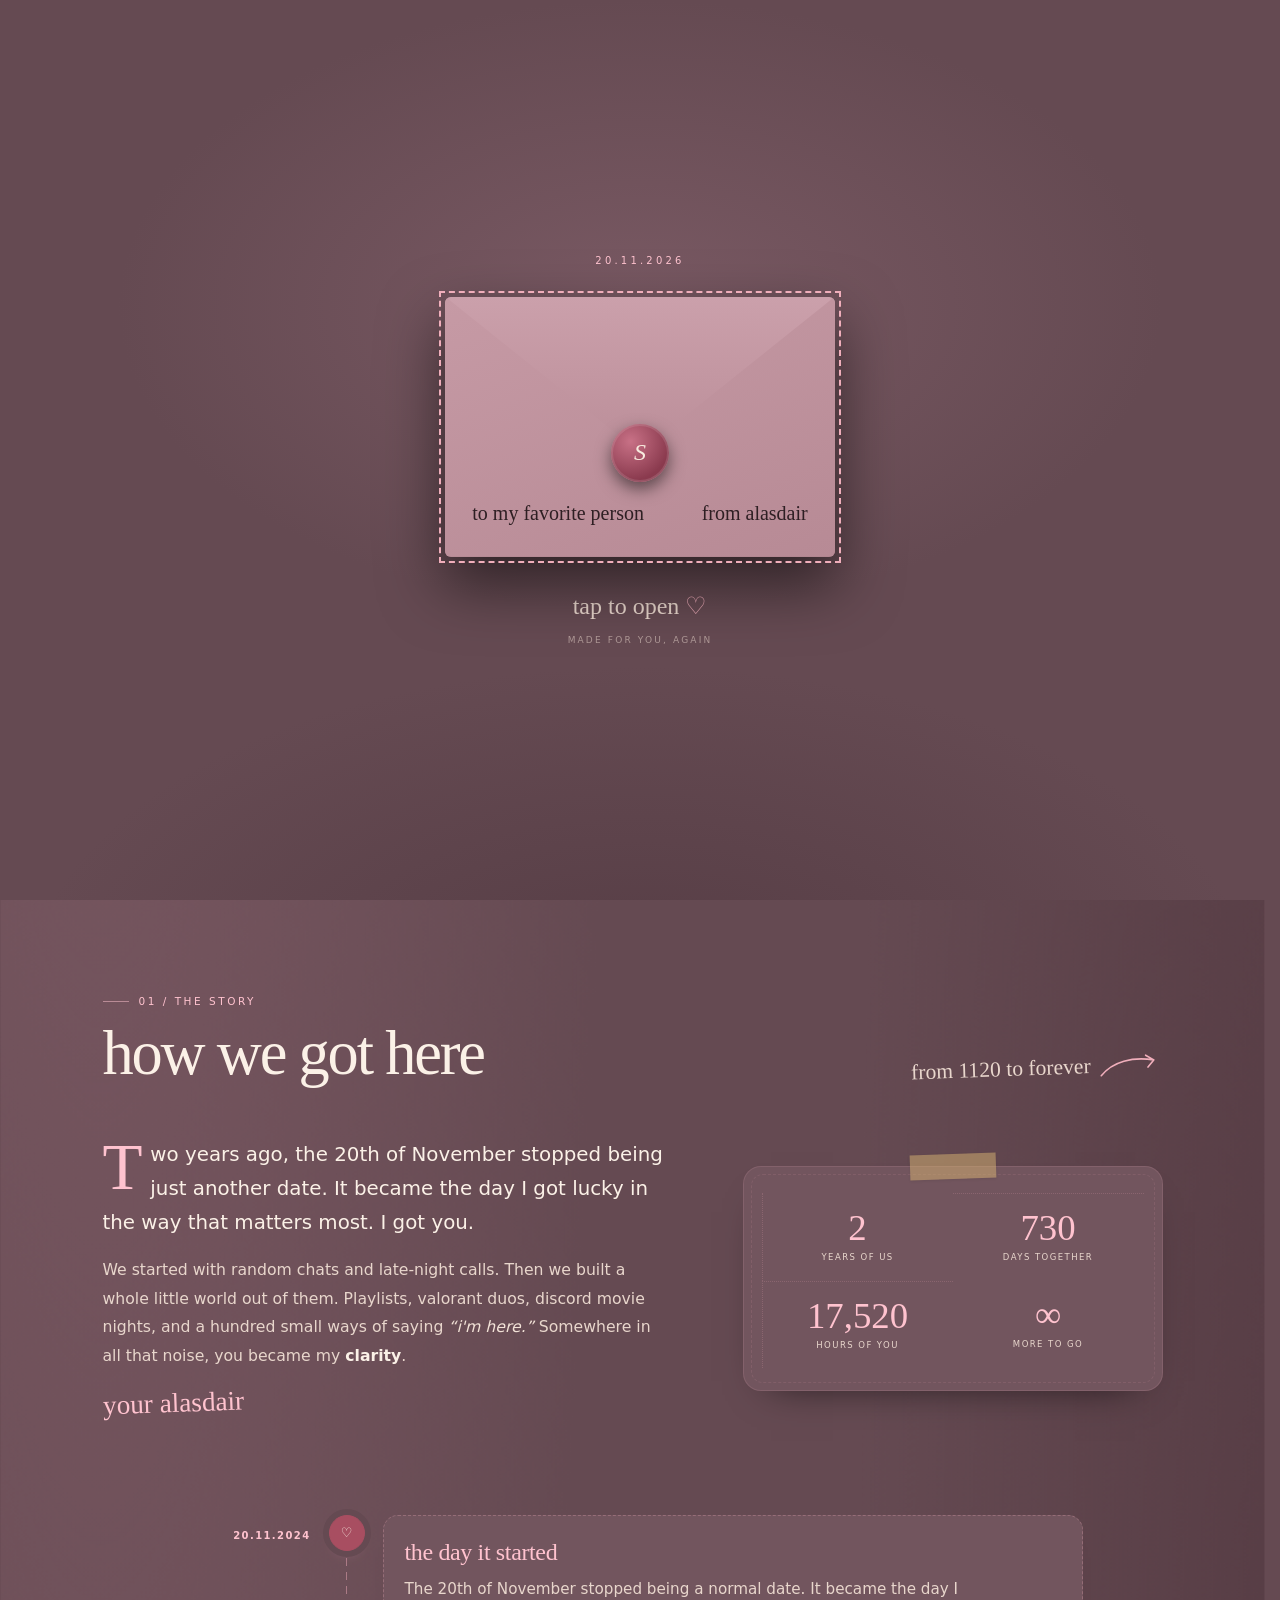
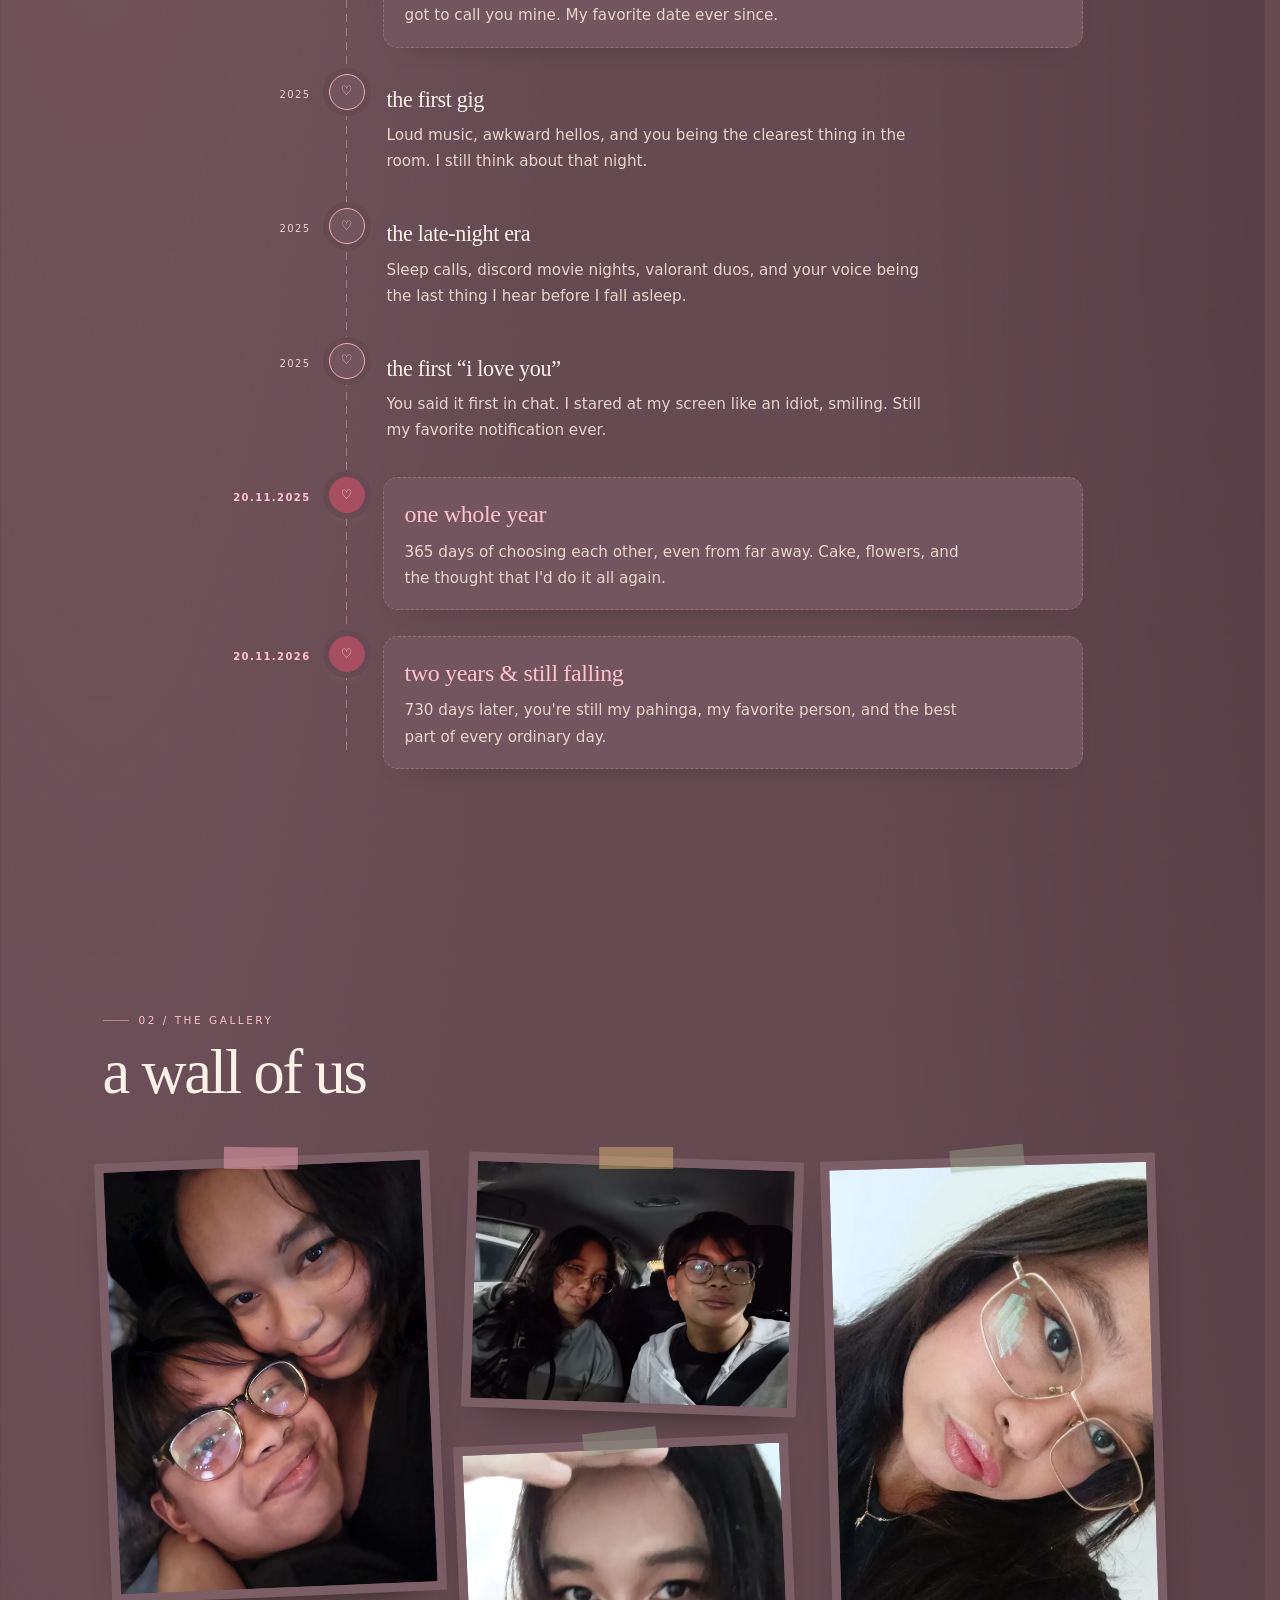
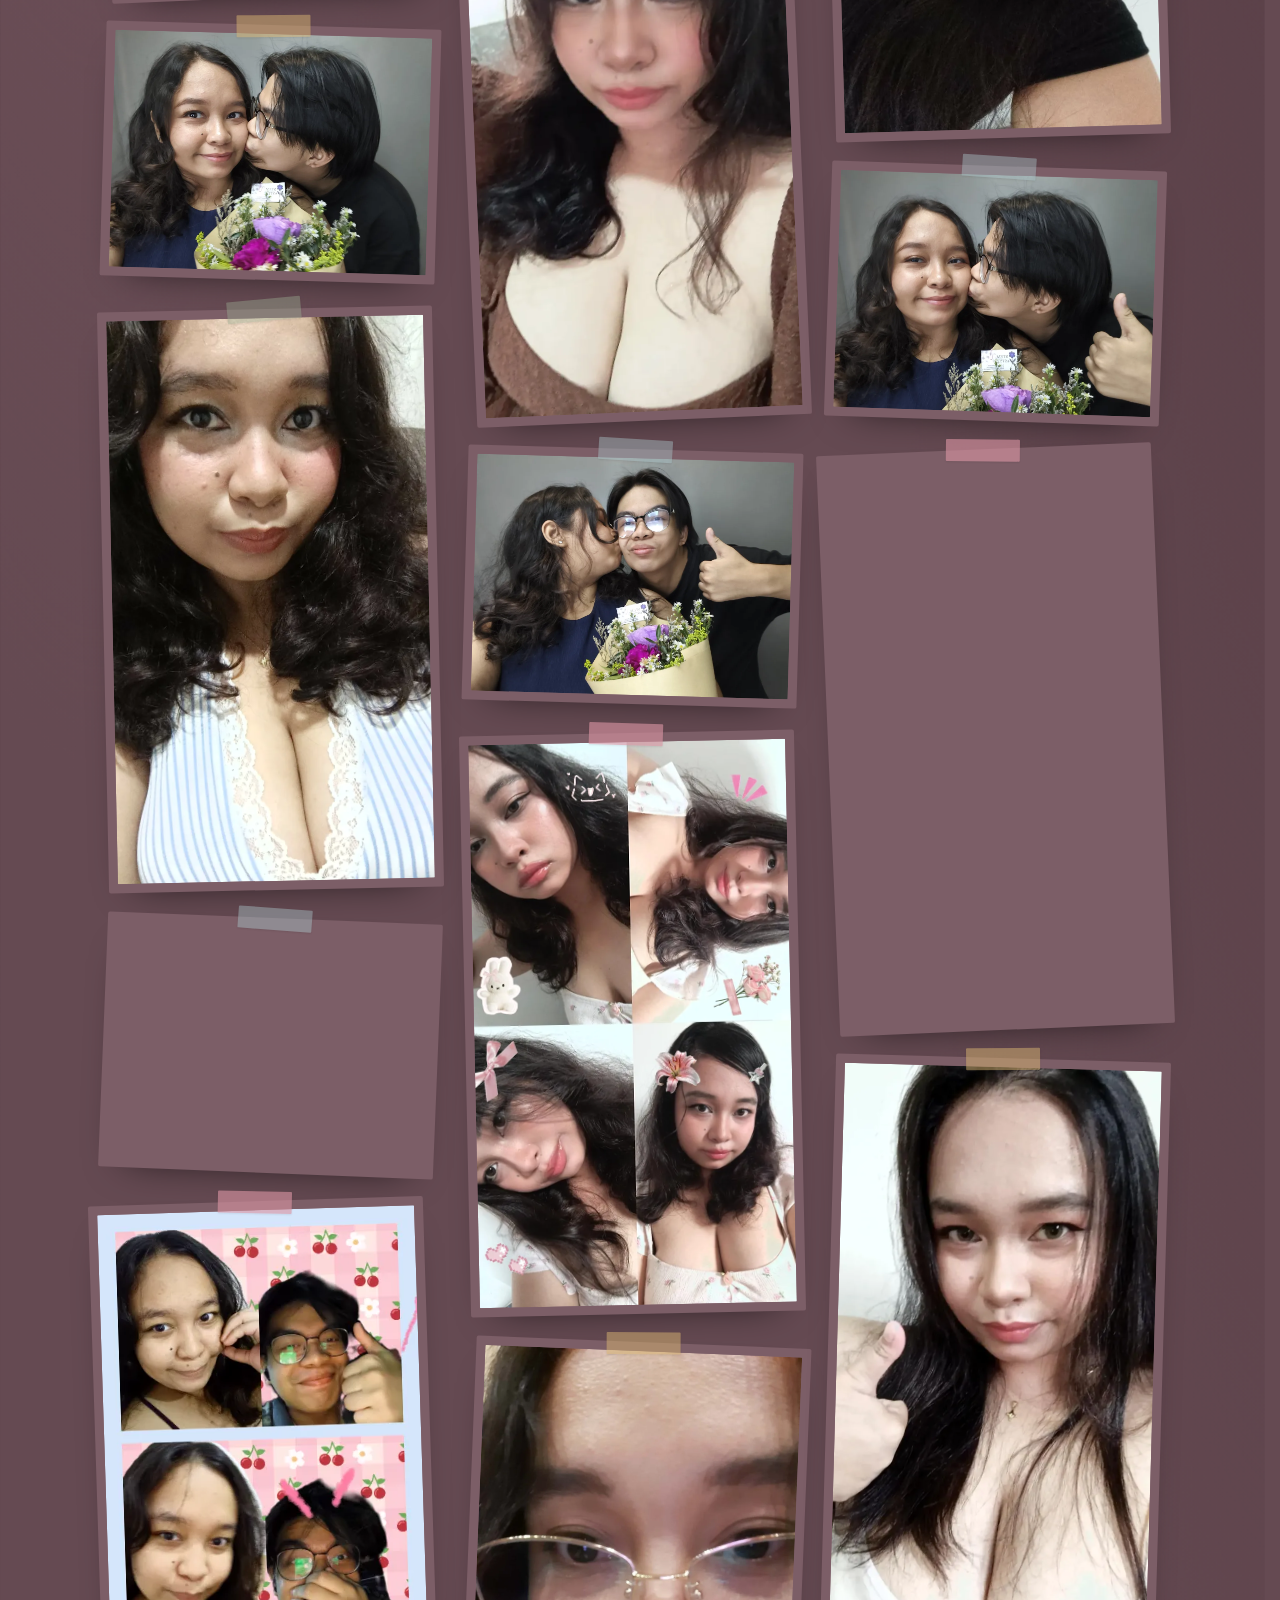
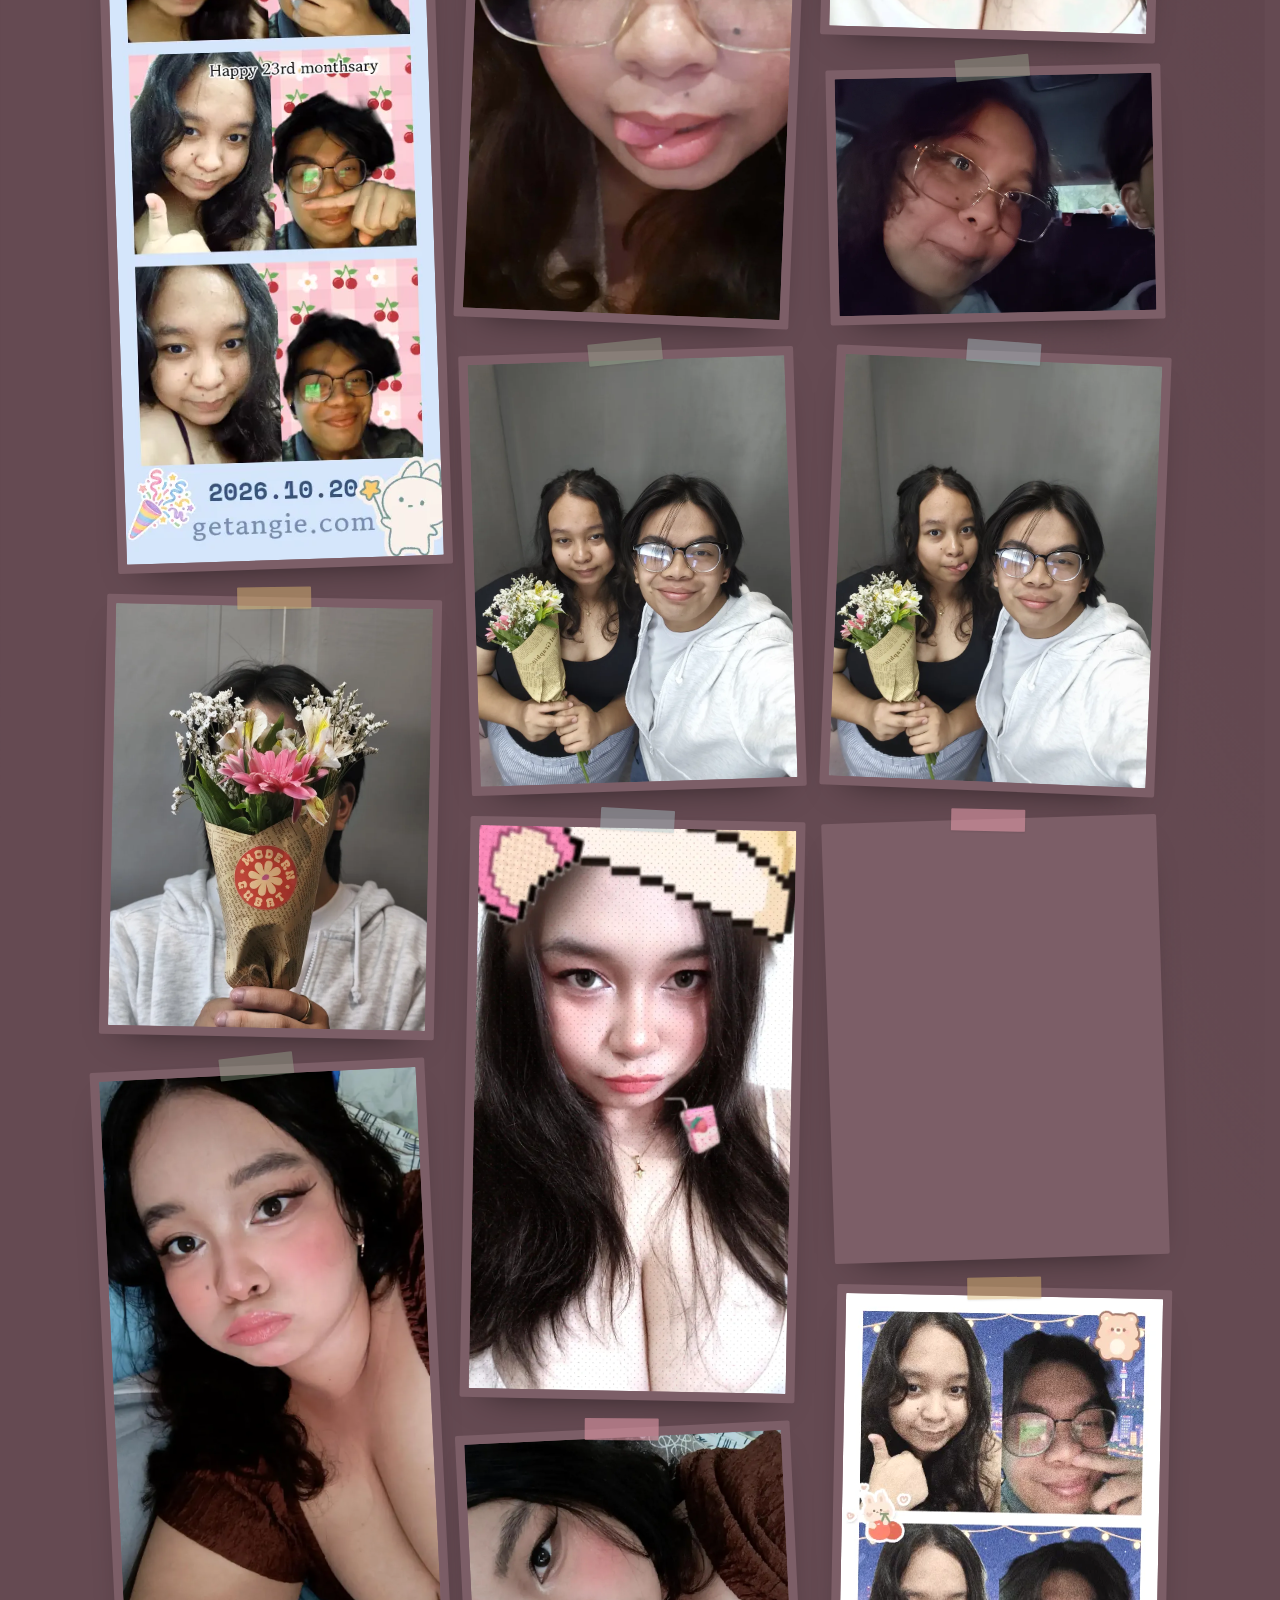
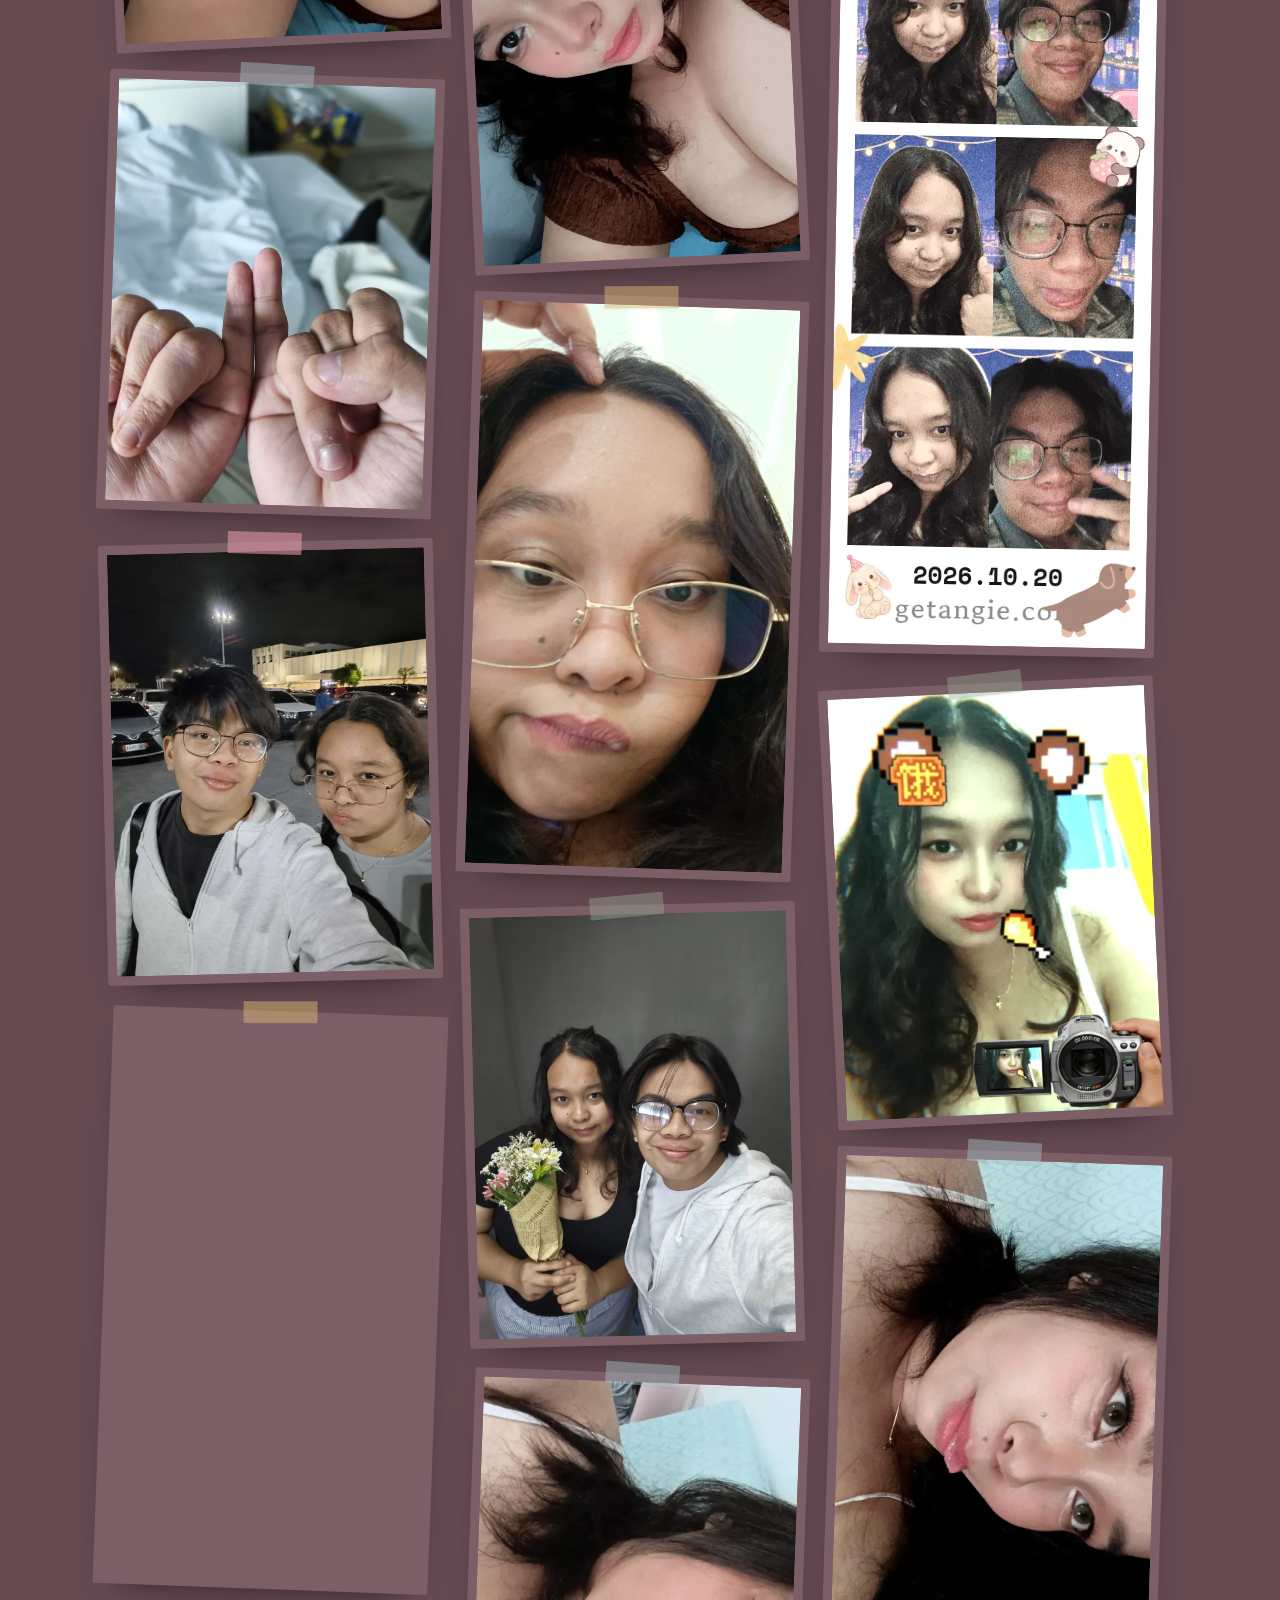
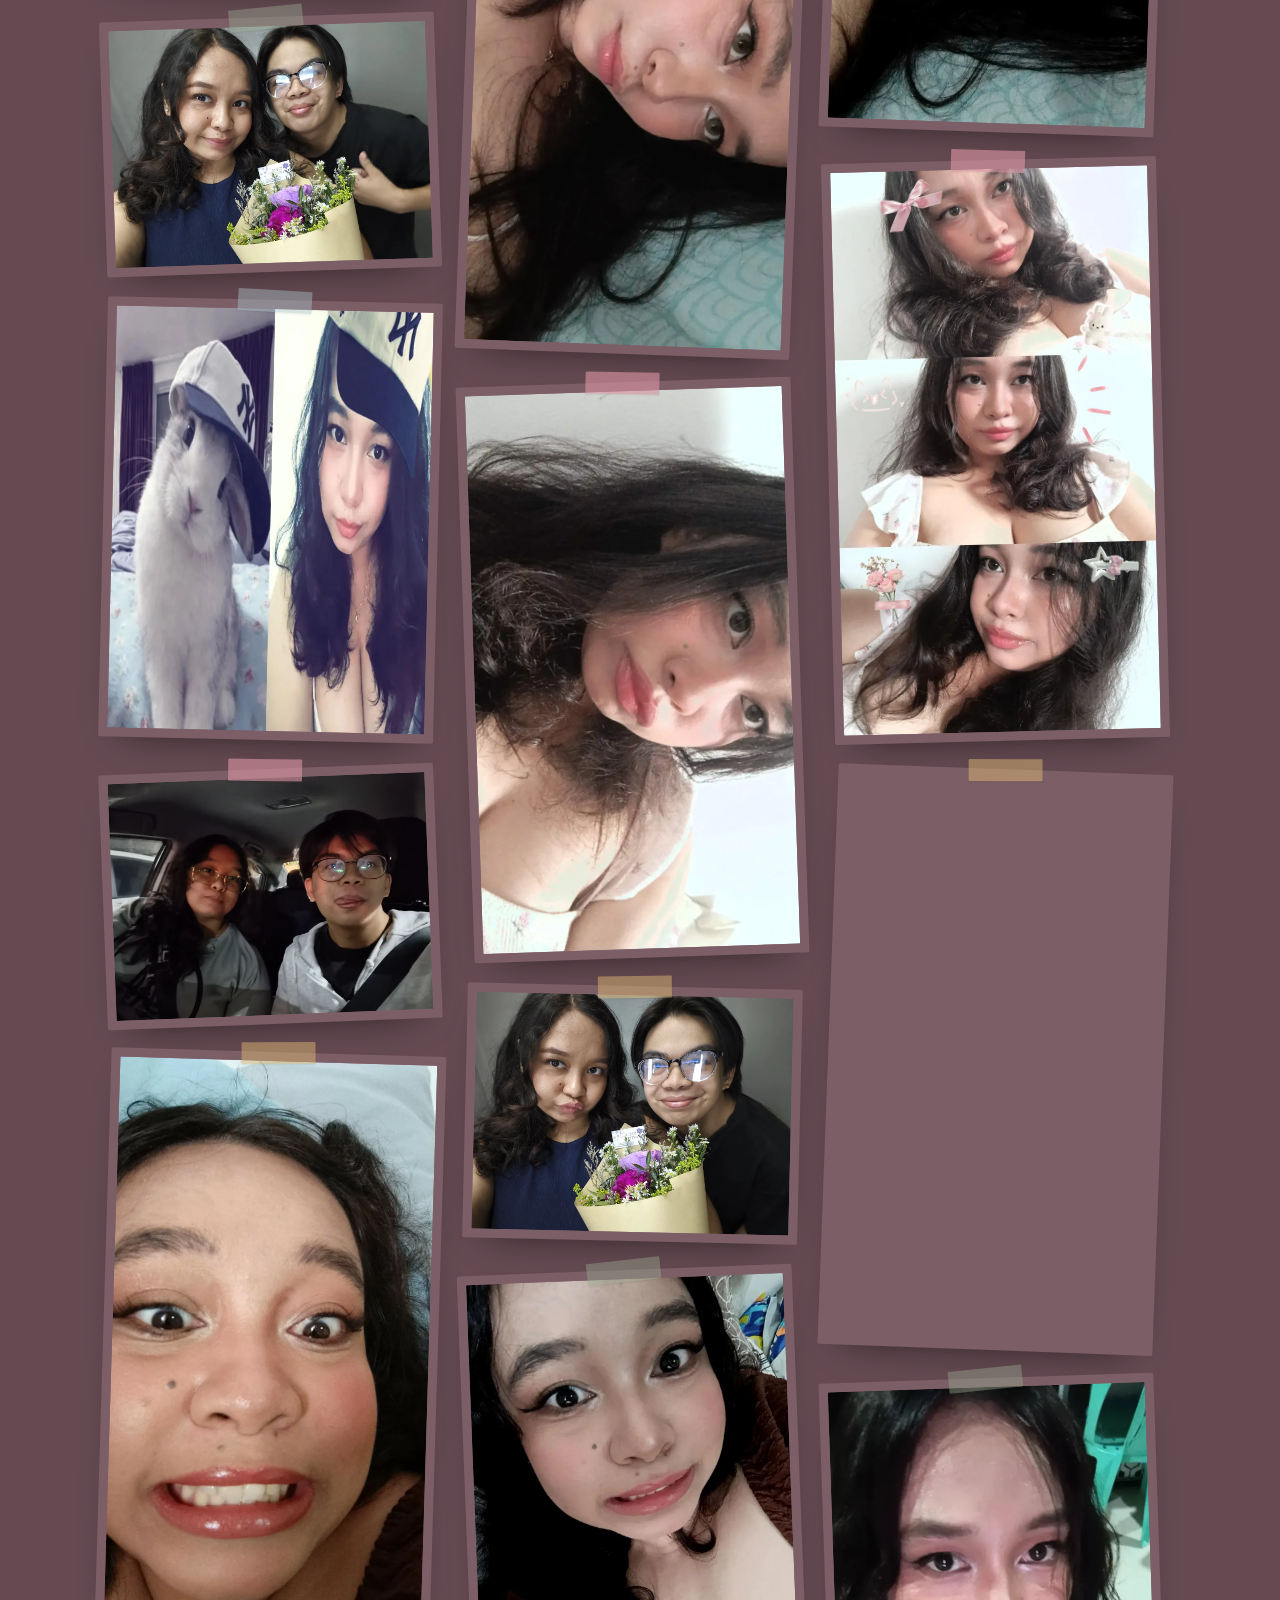
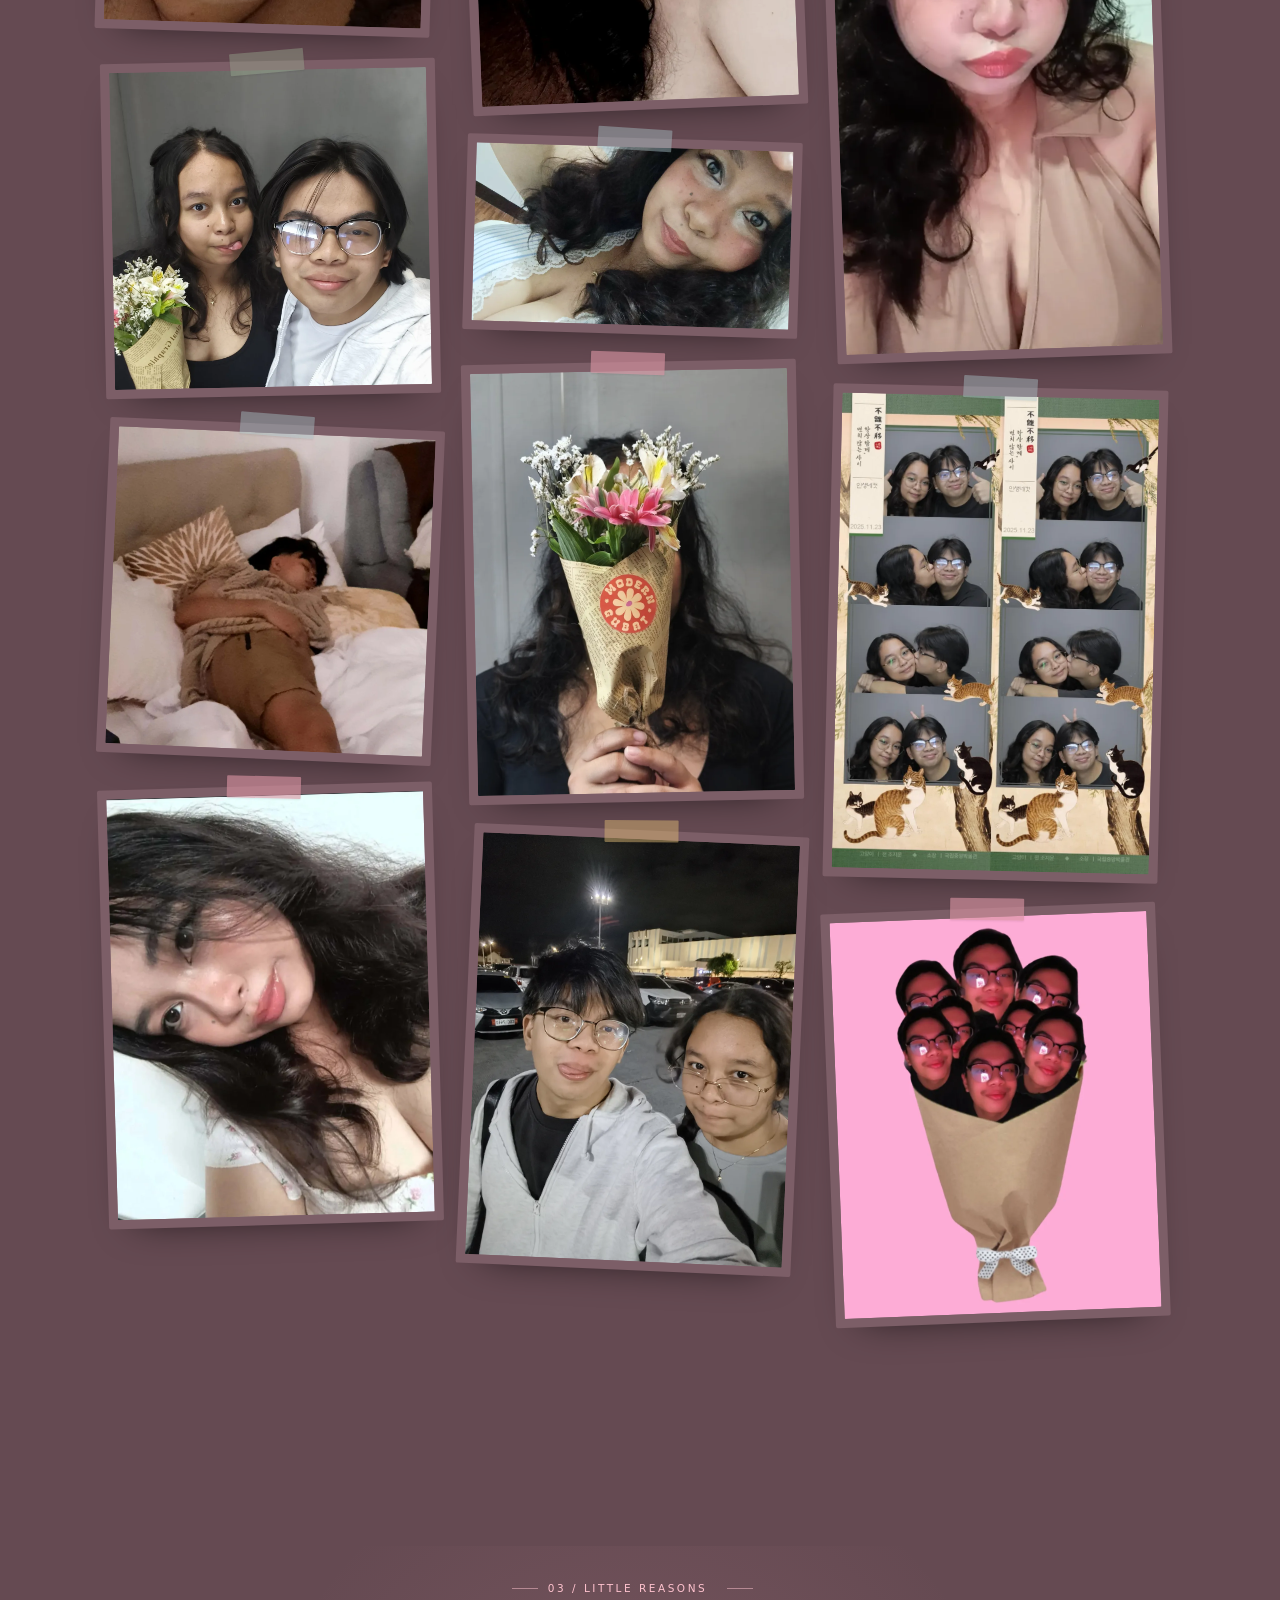
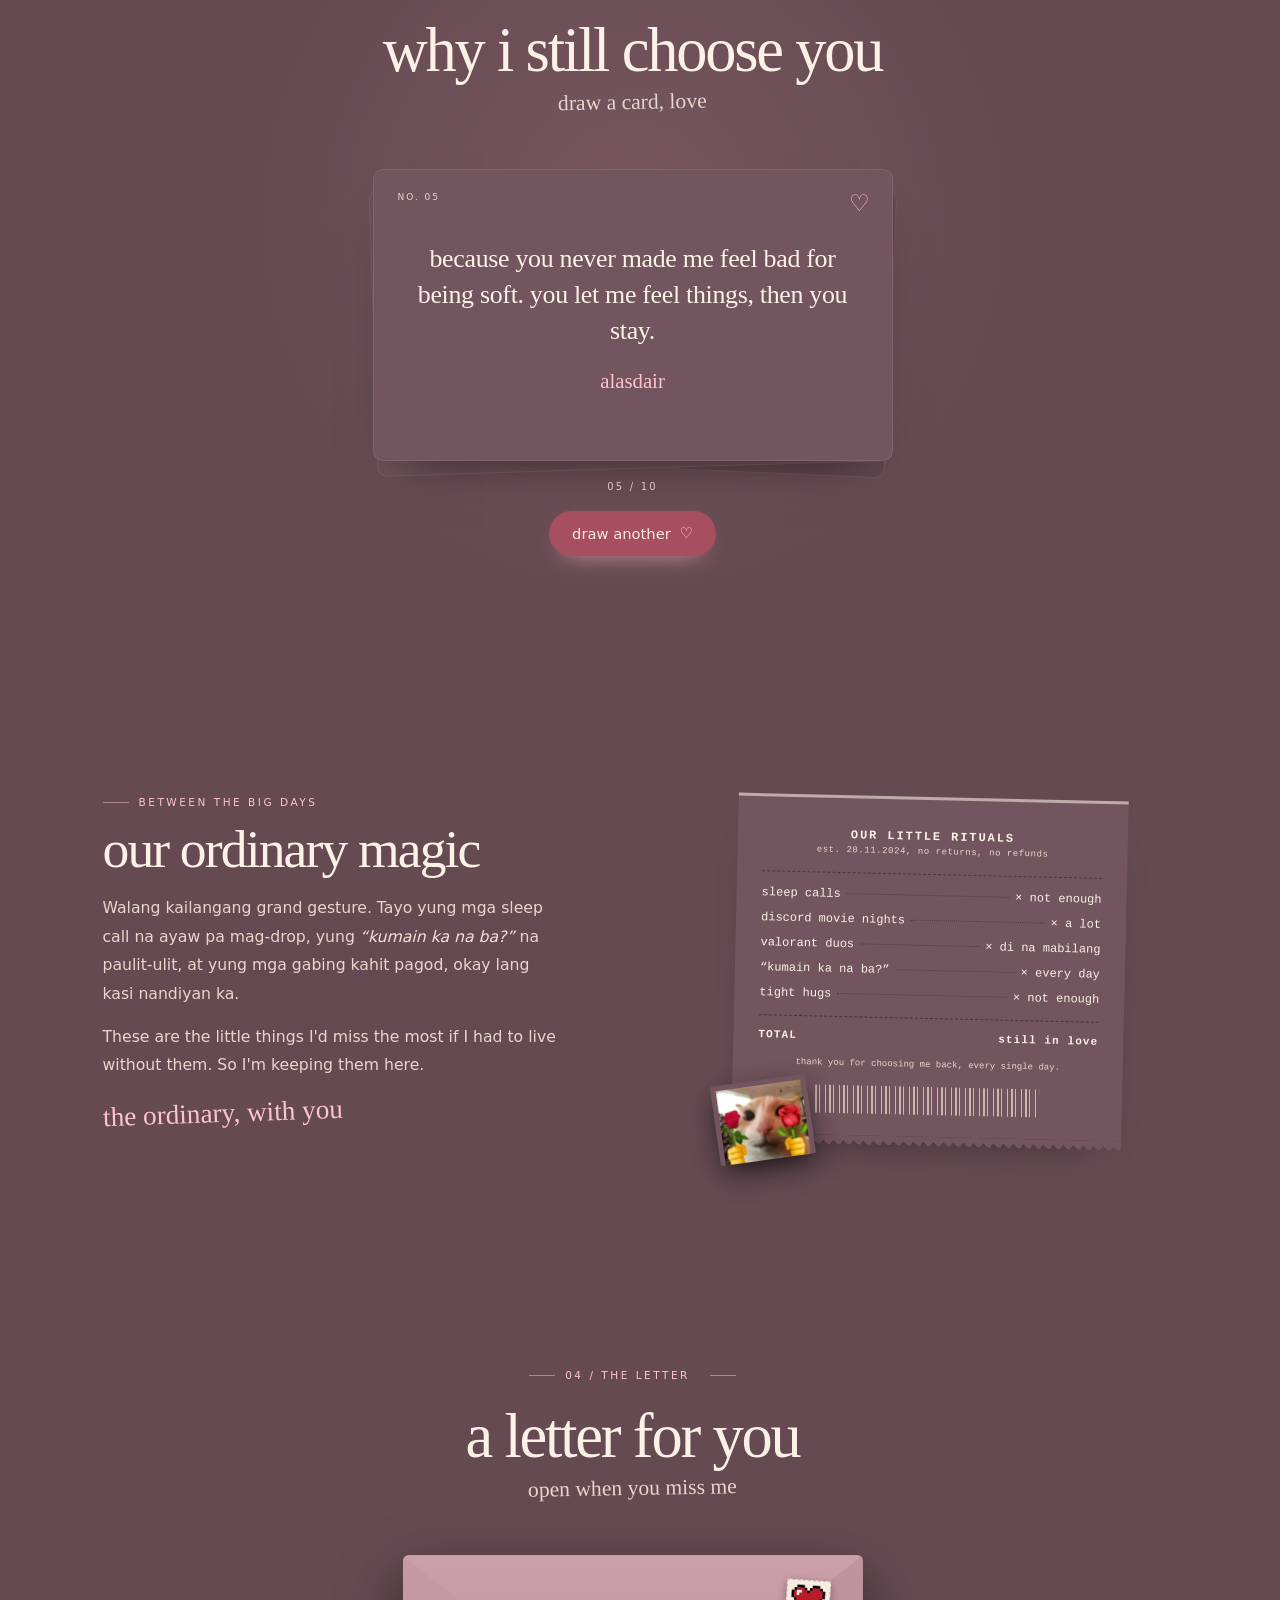
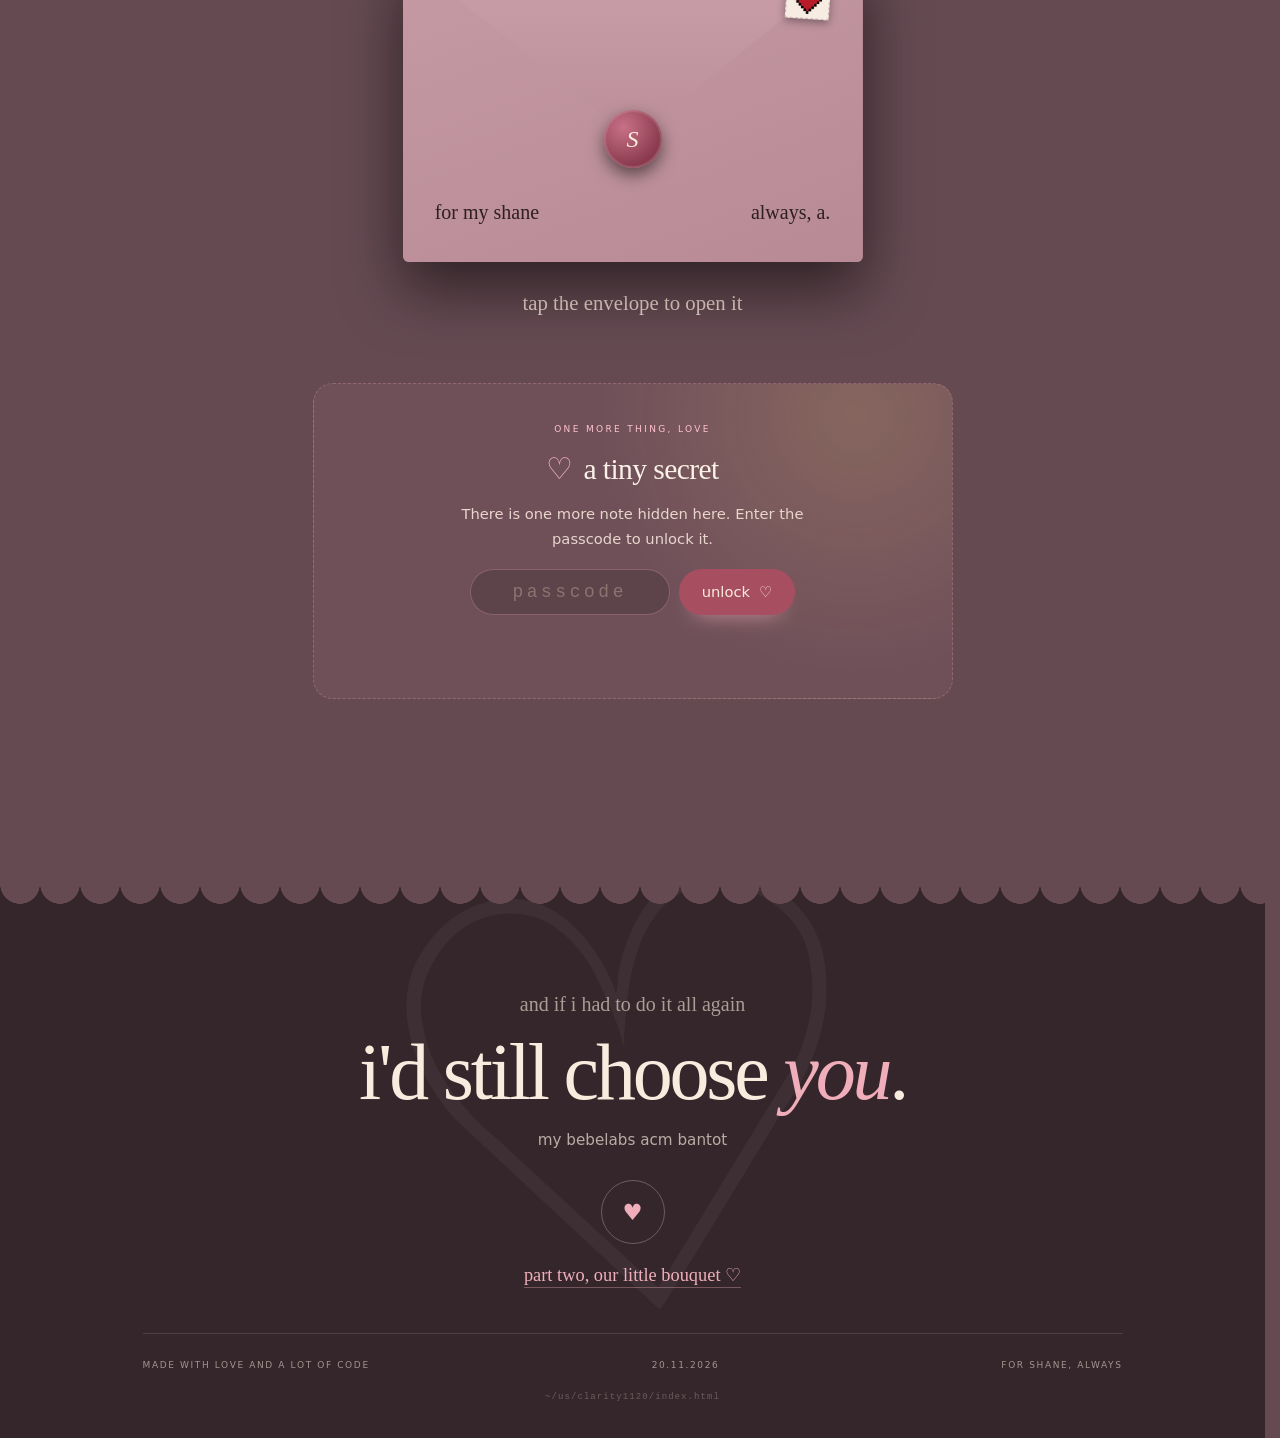
<file: index.html>
<!DOCTYPE html>
<html lang="en">
<head>
  <meta charset="UTF-8">
  <meta name="viewport" content="width=device-width, initial-scale=1.0">
  <title>two years of us ♡</title>
  <meta name="description" content="A little place for Shane. Two years of us, and still counting.">
  <meta name="theme-color" content="#654a52">
  <meta name="color-scheme" content="dark">
  <meta name="referrer" content="strict-origin-when-cross-origin">
  <meta name="robots" content="noindex, nofollow">
  <meta http-equiv="Content-Security-Policy" content="default-src 'self'; img-src 'self' data:; style-src 'self' 'unsafe-inline' https://fonts.googleapis.com; font-src https://fonts.gstatic.com; script-src 'self' 'unsafe-inline'; connect-src 'self' https://fonts.googleapis.com https://fonts.gstatic.com; object-src 'none'; base-uri 'self'; upgrade-insecure-requests">
  <link rel="canonical" href="https://alasdairdev.github.io/for-my-bebelabs/">
  <meta property="og:type" content="website">
  <meta property="og:site_name" content="two years of us">
  <meta property="og:title" content="two years of us ♡">
  <meta property="og:description" content="A little place for Shane. Two years of sleep calls, blurry selfies, and choosing each other.">
  <meta property="og:url" content="https://alasdairdev.github.io/for-my-bebelabs/">
  <meta property="og:image" content="https://alasdairdev.github.io/for-my-bebelabs/images/og-cover.jpg">
  <meta property="og:image:type" content="image/jpeg">
  <meta property="og:image:width" content="1200">
  <meta property="og:image:height" content="630">
  <meta property="og:image:alt" content="Alasdair kissing Shane on the cheek while she holds a bouquet">
  <meta name="twitter:card" content="summary_large_image">
  <meta name="twitter:title" content="two years of us ♡">
  <meta name="twitter:description" content="A little place for Shane. Two years of sleep calls, blurry selfies, and choosing each other.">
  <meta name="twitter:image" content="https://alasdairdev.github.io/for-my-bebelabs/images/og-cover.jpg">
  <meta name="author" content="Alasdair">
  <link rel="icon" href="favicon.png" type="image/png">
  <link rel="apple-touch-icon" href="images/icon-192.png">
  <link rel="manifest" href="site.webmanifest">
  <link rel="preconnect" href="https://fonts.googleapis.com">
  <link rel="preconnect" href="https://fonts.gstatic.com" crossorigin>
  <link href="https://fonts.googleapis.com/css2?family=Caveat:wght@400;500;600;700&family=DM+Sans:ital,wght@0,300;0,400;0,500;0,600;0,700;0,800;1,400&family=Fraunces:ital,wght@0,300;0,400;0,500;0,600;1,300;1,400;1,500&display=swap" rel="stylesheet">
  <style>html{background:#654a52}</style>
  <link rel="stylesheet" href="css/style.css">
  <script>
    document.documentElement.classList.add('js');
    try { if (sessionStorage.getItem('introSeen') === '1') document.documentElement.classList.add('intro-seen'); } catch (e) {}
  </script>
</head>
<body>

  <a class="skip" href="#story">skip to the good part</a>
  <div class="progress" aria-hidden="true"><span id="progressBar"></span></div>
  <div class="grain" aria-hidden="true"></div>
  <div class="petals" id="petals" aria-hidden="true"></div>

  <!-- the little envelope gate -->
  <div class="intro" id="intro">
    <div class="intro-inner">
      <p class="intro-kicker">20.11.2026</p>
      <div class="envelope intro-envelope" id="introEnvelope" role="button" tabindex="0" aria-label="Open your anniversary letter">
        <div class="env-body"></div>
        <div class="env-pocket"></div>
        <div class="env-flap"></div>
        <span class="env-to">to my favorite person</span>
        <span class="env-from">from alasdair</span>
        <span class="seal" aria-hidden="true">S</span>
      </div>
      <p class="intro-hint">tap to open <span aria-hidden="true">♡</span></p>
      <p class="intro-small">made for you, again</p>
    </div>
  </div>

  <!-- nav -->
  <header class="nav" id="nav">
    <a class="brand" href="#top" aria-label="two years of us, back to top">
      <span class="brand-mark" aria-hidden="true">s<span>♡</span>a</span>
      <span class="brand-text">two years of us</span>
    </a>
    <nav class="nav-links" aria-label="Sections">
      <a href="#story">the story</a>
      <a href="#gallery">photos</a>
      <a href="#reasons">reasons</a>
      <a href="#letter" class="nav-cta">the letter</a>
    </nav>
  </header>

  <main id="top">

    <!-- hero -->
    <section class="hero">
      <div class="hero-copy">
        <p class="eyebrow"><span class="dot" aria-hidden="true"></span> our second anniversary, 20 november</p>
        <h1 class="hero-title">two years<br><em>of&nbsp;us<svg class="scribble" viewBox="0 0 320 26" preserveAspectRatio="none" aria-hidden="true"><path d="M4 18C62 6 128 4 186 11c44 5 86 6 130 1" fill="none" stroke="currentColor" stroke-width="4" stroke-linecap="round"/></svg></em></h1>
        <p class="hero-sub">Two years of sleep calls, blurry selfies, and choosing each other from miles apart. I wanted to give you something that stays, so I built you this. ♡</p>
        <div class="hero-actions">
          <a class="btn btn-primary" href="#story">read our story <span aria-hidden="true">↓</span></a>
          <button class="btn btn-ghost" id="loveBtn" type="button"><span aria-hidden="true">♡</span> send love</button>
        </div>
        <div class="counter">
          <p class="counter-label">we've been us for</p>
          <p class="counter-time">
            <strong id="days">730</strong><span class="unit">days</span>
            <span class="sep" aria-hidden="true">·</span>
            <b id="hours">00</b><span class="unit">hrs</span>
            <span class="sep" aria-hidden="true">·</span>
            <b id="mins">00</b><span class="unit">min</span>
            <span class="sep" aria-hidden="true">·</span>
            <b id="secs">00</b><span class="unit">sec</span>
          </p>
        </div>
      </div>

      <div class="collage" aria-label="A little collage of us">
        <figure class="frame frame-hug">
          <img src="images/us-hug.webp" alt="Alasdair and Shane cheek to cheek" width="1200" height="1600" fetchpriority="high">
          <figcaption>home.</figcaption>
        </figure>
        <figure class="frame frame-photobooth">
          <img src="images/hero-photobooth.webp" alt="A photobooth strip of us making silly faces" width="900" height="1350">
          <figcaption>us, being us</figcaption>
        </figure>
        <figure class="frame frame-her">
          <img src="images/her.webp" alt="Shane, close up and pretty" width="900" height="1600" loading="lazy">
          <figcaption>my favorite person</figcaption>
        </figure>
        <img class="sticker sticker-cat" src="images/sticker-cat.webp" alt="" aria-hidden="true" width="360" height="316" loading="lazy">
        <span class="doodle doodle-heart" aria-hidden="true">♡</span>
        <span class="doodle doodle-star" aria-hidden="true">✦</span>
        <span class="collage-note">us, lately ♡</span>
      </div>
    </section>

    <!-- marquee -->
    <div class="marquee" aria-hidden="true">
      <div class="marquee-track">
        <span>shane ♡ alasdair</span><span>two years</span><span>still falling</span><span>20 · 11</span><span>my pahinga</span><span>est. 1120</span>
        <span>shane ♡ alasdair</span><span>two years</span><span>still falling</span><span>20 · 11</span><span>my pahinga</span><span>est. 1120</span>
      </div>
    </div>

    <!-- 01 · story -->
    <section class="section story" id="story">
      <div class="section-head" data-reveal>
        <div>
          <p class="section-label">01 / the story</p>
          <h2>how we got here</h2>
        </div>
        <p class="section-note">from 1120 to forever
          <svg viewBox="0 0 64 30" width="64" height="30" aria-hidden="true"><path d="M2 24C14 10 34 6 55 10M55 10l-8-5M55 10l-6 7" fill="none" stroke="currentColor" stroke-width="1.6" stroke-linecap="round" stroke-linejoin="round"/></svg>
        </p>
      </div>

      <div class="story-top">
        <div class="story-copy" data-reveal>
          <p class="lead">Two years ago, the 20th of November stopped being just another date. It became the day I got lucky in the way that matters most. I got you.</p>
          <p>We started with random chats and late-night calls. Then we built a whole little world out of them. Playlists, valorant duos, discord movie nights, and a hundred small ways of saying <em>“i'm here.”</em> Somewhere in all that noise, you became my <strong class="clue-word">clarity</strong>.</p>
          <span class="sig">your alasdair</span>
        </div>

        <div class="numbers" data-reveal>
          <span class="tape tape-top" aria-hidden="true"></span>
          <div class="num"><strong>2</strong><span>years of us</span></div>
          <div class="num"><strong>730</strong><span>days together</span></div>
          <div class="num"><strong>17,520</strong><span>hours of you</span></div>
          <div class="num"><strong>∞</strong><span>more to go</span></div>
        </div>
      </div>

      <ol class="timeline">
        <li class="tl-item is-milestone" data-reveal>
          <span class="tl-date">20.11.2024</span>
          <span class="tl-dot" aria-hidden="true">♡</span>
          <div class="tl-body">
            <h3>the day it started</h3>
            <p>The 20th of November stopped being a normal date. It became the day I got to call you mine. My favorite date ever since.</p>
          </div>
        </li>
        <li class="tl-item" data-reveal>
          <span class="tl-date">2025</span>
          <span class="tl-dot" aria-hidden="true">♡</span>
          <div class="tl-body">
            <h3>the first gig</h3>
            <p>Loud music, awkward hellos, and you being the clearest thing in the room. I still think about that night.</p>
          </div>
        </li>
        <li class="tl-item" data-reveal>
          <span class="tl-date">2025</span>
          <span class="tl-dot" aria-hidden="true">♡</span>
          <div class="tl-body">
            <h3>the late-night era</h3>
            <p>Sleep calls, discord movie nights, valorant duos, and your voice being the last thing I hear before I fall asleep.</p>
          </div>
        </li>
        <li class="tl-item" data-reveal>
          <span class="tl-date">2025</span>
          <span class="tl-dot" aria-hidden="true">♡</span>
          <div class="tl-body">
            <h3>the first “i love you”</h3>
            <p>You said it first in chat. I stared at my screen like an idiot, smiling. Still my favorite notification ever.</p>
          </div>
        </li>
        <li class="tl-item is-milestone" data-reveal>
          <span class="tl-date">20.11.2025</span>
          <span class="tl-dot" aria-hidden="true">♡</span>
          <div class="tl-body">
            <h3>one whole year</h3>
            <p>365 days of choosing each other, even from far away. Cake, flowers, and the thought that I'd do it all again.</p>
          </div>
        </li>
        <li class="tl-item is-milestone" data-reveal>
          <span class="tl-date">20.11.2026</span>
          <span class="tl-dot" aria-hidden="true">♡</span>
          <div class="tl-body">
            <h3>two years &amp; still falling</h3>
            <p>730 days later, you're still my pahinga, my favorite person, and the best part of every ordinary day.</p>
          </div>
        </li>
      </ol>
    </section>

    <!-- 02 · gallery -->
    <section class="section gallery" id="gallery">
      <div class="section-head" data-reveal>
        <div>
          <p class="section-label">02 / the gallery</p>
          <h2>a wall of us</h2>
        </div>
      </div>

      <div class="wall" id="photoWall"></div>
    </section>

    <!-- 03 · reasons -->
    <section class="section reasons" id="reasons">
      <div class="section-head is-center" data-reveal>
        <p class="section-label">03 / little reasons</p>
        <h2>why i still choose you</h2>
        <p class="section-note">draw a card, love</p>
      </div>

      <div class="deck-wrap" data-reveal>
        <div class="deck">
          <div class="reason-card" id="reasonCard" role="button" tabindex="0" aria-label="Draw another reason">
            <span class="reason-no" id="reasonNo">no. 01</span>
            <span class="reason-heart" aria-hidden="true">♡</span>
            <p class="reason-text" id="reasonText" aria-live="polite">because you make the distance feel smaller. hindi mo ginagawang madali, pero ginagawa mong worth it.</p>
            <span class="reason-sig">alasdair</span>
          </div>
        </div>
        <p class="deck-count"><span id="reasonCount">01</span> / <span>10</span></p>
        <button class="btn btn-primary" id="nextReason" type="button">draw another <span aria-hidden="true">♡</span></button>
      </div>
    </section>

    <!-- the little rituals -->
    <section class="section rituals" aria-labelledby="rituals-title">
      <div class="rituals-grid">
        <div class="rituals-copy" data-reveal>
          <p class="section-label">between the big days</p>
          <h2 id="rituals-title">our ordinary magic</h2>
          <p class="rituals-text">Walang kailangang grand gesture. Tayo yung mga sleep call na ayaw pa mag-drop, yung <em>“kumain ka na ba?”</em> na paulit-ulit, at yung mga gabing kahit pagod, okay lang kasi nandiyan ka.</p>
          <p class="rituals-text">These are the little things I'd miss the most if I had to live without them. So I'm keeping them here.</p>
          <span class="sig">the ordinary, with you</span>
        </div>

        <div class="receipt-wrap" data-reveal>
          <div class="receipt" role="img" aria-label="A receipt of our little rituals. Sleep calls, movie nights, valorant duos, and more. Total, still in love.">
            <p class="receipt-title">OUR LITTLE RITUALS</p>
            <p class="receipt-sub">est. 20.11.2024, no returns, no refunds</p>
            <div class="r-row"><span>sleep calls</span><i></i><span>× not enough</span></div>
            <div class="r-row"><span>discord movie nights</span><i></i><span>× a lot</span></div>
            <div class="r-row"><span>valorant duos</span><i></i><span>× di na mabilang</span></div>
            <div class="r-row"><span>“kumain ka na ba?”</span><i></i><span>× every day</span></div>
            <div class="r-row"><span>tight hugs</span><i></i><span>× not enough</span></div>
            <div class="r-total"><span>TOTAL</span><span>still in love</span></div>
            <p class="receipt-thanks">thank you for choosing me back, every single day.</p>
            <div class="barcode" aria-hidden="true"></div>
          </div>
          <img class="sticker receipt-sticker" src="images/sticker-cat.webp" alt="" aria-hidden="true" width="360" height="316" loading="lazy">
        </div>
      </div>
    </section>

    <!-- 04 · letter -->
    <section class="section letter-section" id="letter">
      <div class="section-head is-center" data-reveal>
        <p class="section-label">04 / the letter</p>
        <h2>a letter for you</h2>
        <p class="section-note">open when you miss me</p>
      </div>

      <div class="letter-stage" id="letterStage">
        <div class="envelope envelope-big" id="envelopeBig" role="button" tabindex="0" aria-label="Open the letter">
          <div class="env-body"></div>
          <div class="env-pocket"></div>
          <div class="env-flap"></div>
          <span class="env-to">for my shane</span>
          <span class="env-from">always, a.</span>
          <span class="env-stamp" aria-hidden="true"><img src="images/heart.png" alt="" width="192" height="162"></span>
          <span class="seal" aria-hidden="true">S</span>
        </div>
        <p class="envelope-tap">tap the envelope to open it</p>

        <article class="letter-paper" id="letterPaper" tabindex="-1" hidden>
          <span class="paper-tape" aria-hidden="true"></span>
          <p class="letter-date">20.11.2026</p>
          <h3 class="letter-head">shane,</h3>
          <p>Two years. Ang bilis, pero hindi rin. Parang ang dami nang nangyari, pero parang kulang pa rin yung oras na magkasama tayo.</p>
          <p>Hindi ko alam kung ano exactly yung nagbago this year. Basta mas naging tahimik yung pagmamahal ko sa'yo. Hindi na siya yung kinakabahan. Yung tipong okay lang kahit wala tayong gawin, basta nandiyan ka. Dun ko narealize na mahal kita hindi lang sa mga malalaking sandali. Mahal kita sa mga ordinaryong araw.</p>
          <p>Salamat sa dalawang taon. Salamat sa pag-intindi kapag hindi ako madaling kausapin. Salamat sa mga gabing antok na antok na tayo pero ayaw pa nating mag-drop. Salamat sa pagpili sa akin, kahit ang layo layo natin.</p>
          <p>Isa sa paborito ko sa'yo yung pag-aalala mo. Yung mga simpleng tanong kung kumain na ako, kung nakauwi na ako, kung okay lang ako. Hindi mo kailangang gumawa ng malaking bagay para iparamdam na nandiyan ka. Ramdam ko na lang.</p>
          <p>Mahal ko yung mga picture natin. Yung mga pangit ang lighting, yung mga hindi ayos ang buhok, yung mga biglaang kuha lang. Hindi sila perfect, pero totoo. Parang tayo. Hindi perfect, pero totoo.</p>
          <p>Hindi ko alam kung ano ang year three. Hindi ako magpo-promise ng malaking bagay. Ang promise ko lang, nandito ako. Pipiliin pa rin kita sa mga araw na madali, at lalo na sa mga araw na hindi.</p>
          <p>Mahal na mahal kita, Shane. Hindi lang dahil anniversary natin. Dahil ikaw yun. At hindi na 'yon magbabago.</p>
          <p class="letter-sign">always yours,<br><span>alasdair</span></p>
          <p class="letter-ps">p.s. may maliit pa akong secret sa baba ↓</p>
          <span class="letter-stamp" aria-hidden="true">♡</span>
          <button class="letter-close" id="closeLetter" type="button">close the letter</button>
        </article>
      </div>

      <div class="secret" id="secretCard" data-reveal>
        <div class="secret-inner">
          <p class="secret-kicker">one more thing, love</p>
          <h3><span aria-hidden="true">♡</span> a tiny secret</h3>
          <p class="secret-text">There is one more note hidden here. Enter the passcode to unlock it.</p>
          <form class="secret-form" id="secretForm" novalidate>
            <label class="sr-only" for="secretInput">Secret passcode</label>
            <input id="secretInput" type="text" maxlength="24" placeholder="passcode" autocomplete="off" autocapitalize="none" spellcheck="false" aria-describedby="secretMsg">
            <button class="btn btn-primary" type="submit">unlock <span aria-hidden="true">♡</span></button>
          </form>
          <p class="secret-msg" id="secretMsg" aria-live="polite"></p>
        </div>
      </div>
    </section>
  </main>

  <!-- footer -->
  <footer class="footer">
    <p class="footer-eyebrow">and if i had to do it all again</p>
    <h2>i'd still choose <em>you</em>.</h2>
    <p class="footer-sub">my bebelabs acm bantot</p>
    <button class="heart-btn" id="heartBtn" type="button" aria-label="Send a little love">♥</button>
    <p class="part-two-link"><a href="part2/">part two, our little bouquet ♡</a></p>
    <div class="footer-bottom">
      <span>made with love and a lot of code</span>
      <span>20.11.2026</span>
      <span>for shane, always</span>
    </div>
    <p class="footer-path" aria-hidden="true">~/us/clarity1120/index.html</p>
  </footer>

  <!-- lightbox -->
  <div class="lightbox" id="lightbox" role="dialog" aria-modal="true" aria-label="Photo viewer" hidden>
    <button class="lb-close" id="lbClose" type="button" aria-label="Close photo viewer">×</button>
    <button class="lb-prev" id="lbPrev" type="button" aria-label="Previous photo">←</button>
    <figure class="lb-figure">
      <img id="lbImg" alt="">
      <figcaption id="lbCap" hidden></figcaption>
    </figure>
    <button class="lb-next" id="lbNext" type="button" aria-label="Next photo">→</button>
    <p class="lb-count" id="lbCount"></p>
  </div>

  <script src="js/photos.js"></script>
  <script src="js/main.js"></script>
</body>
</html>
</file>
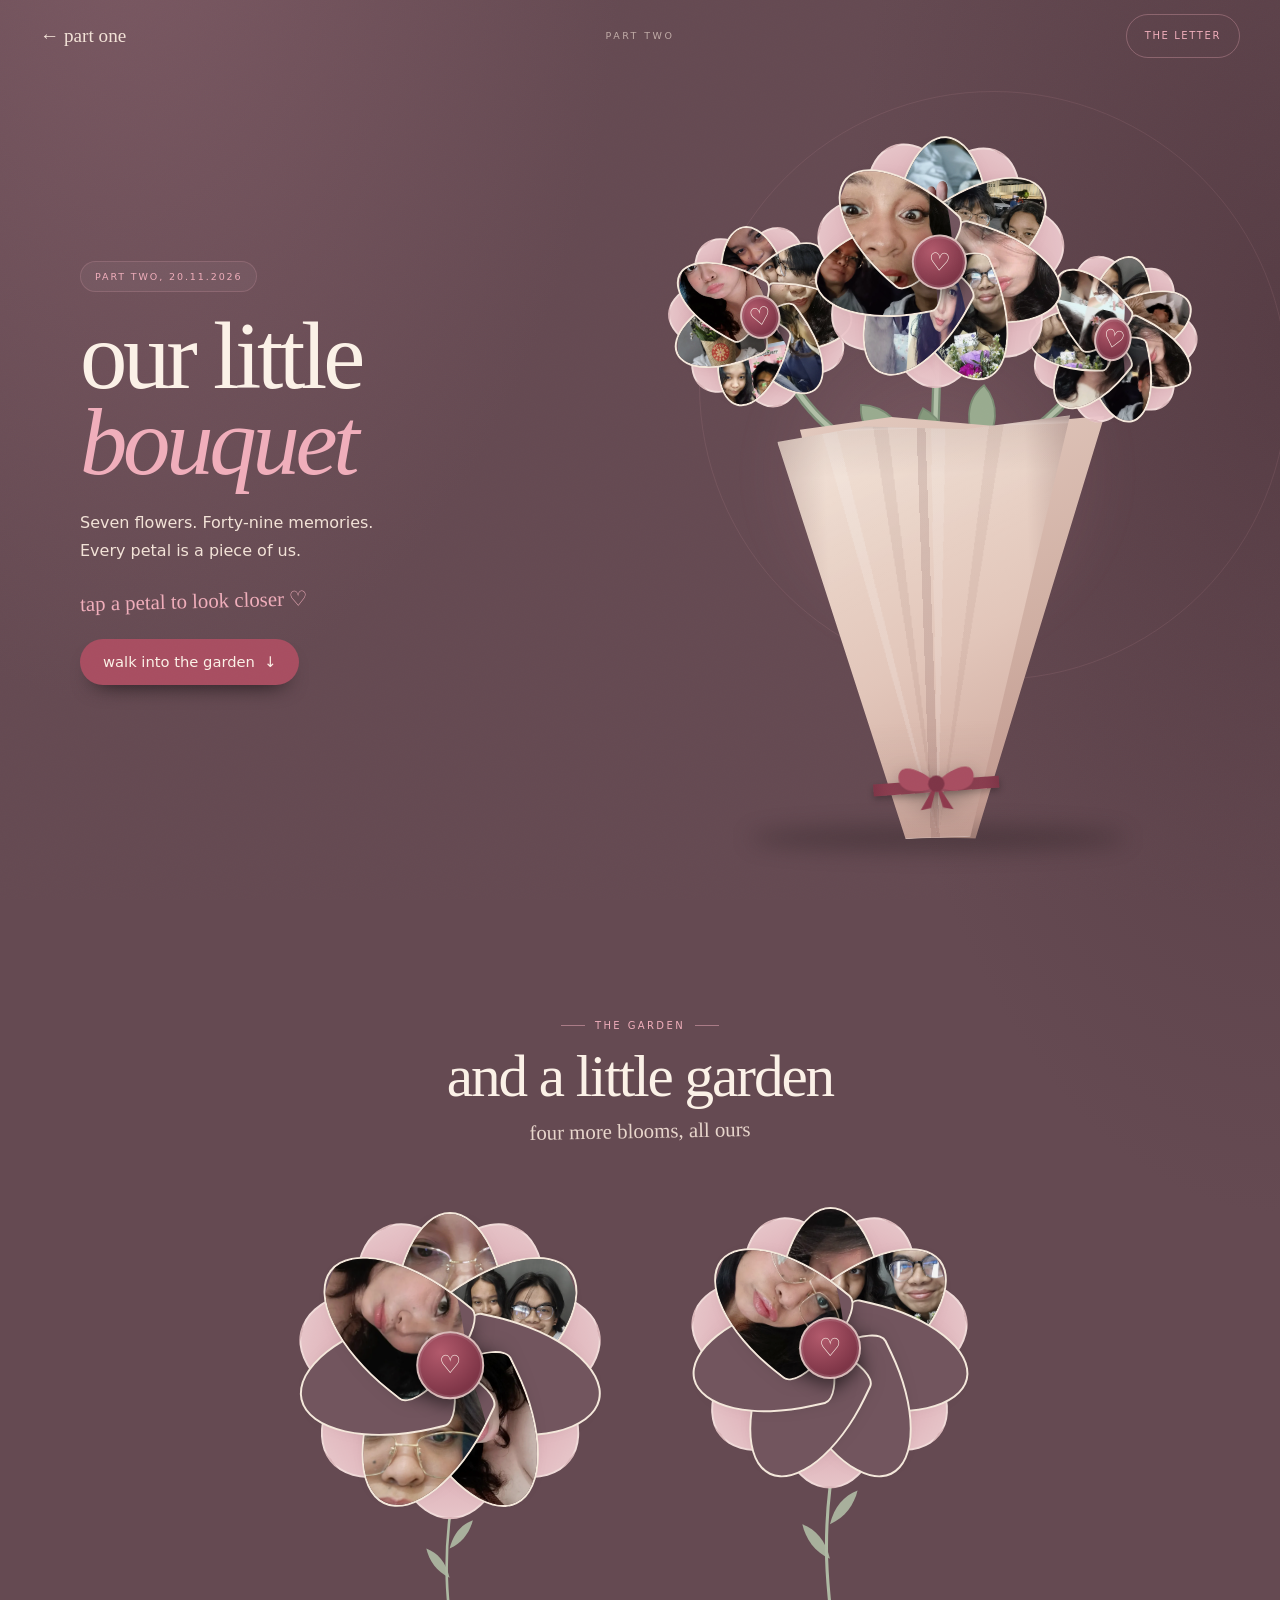
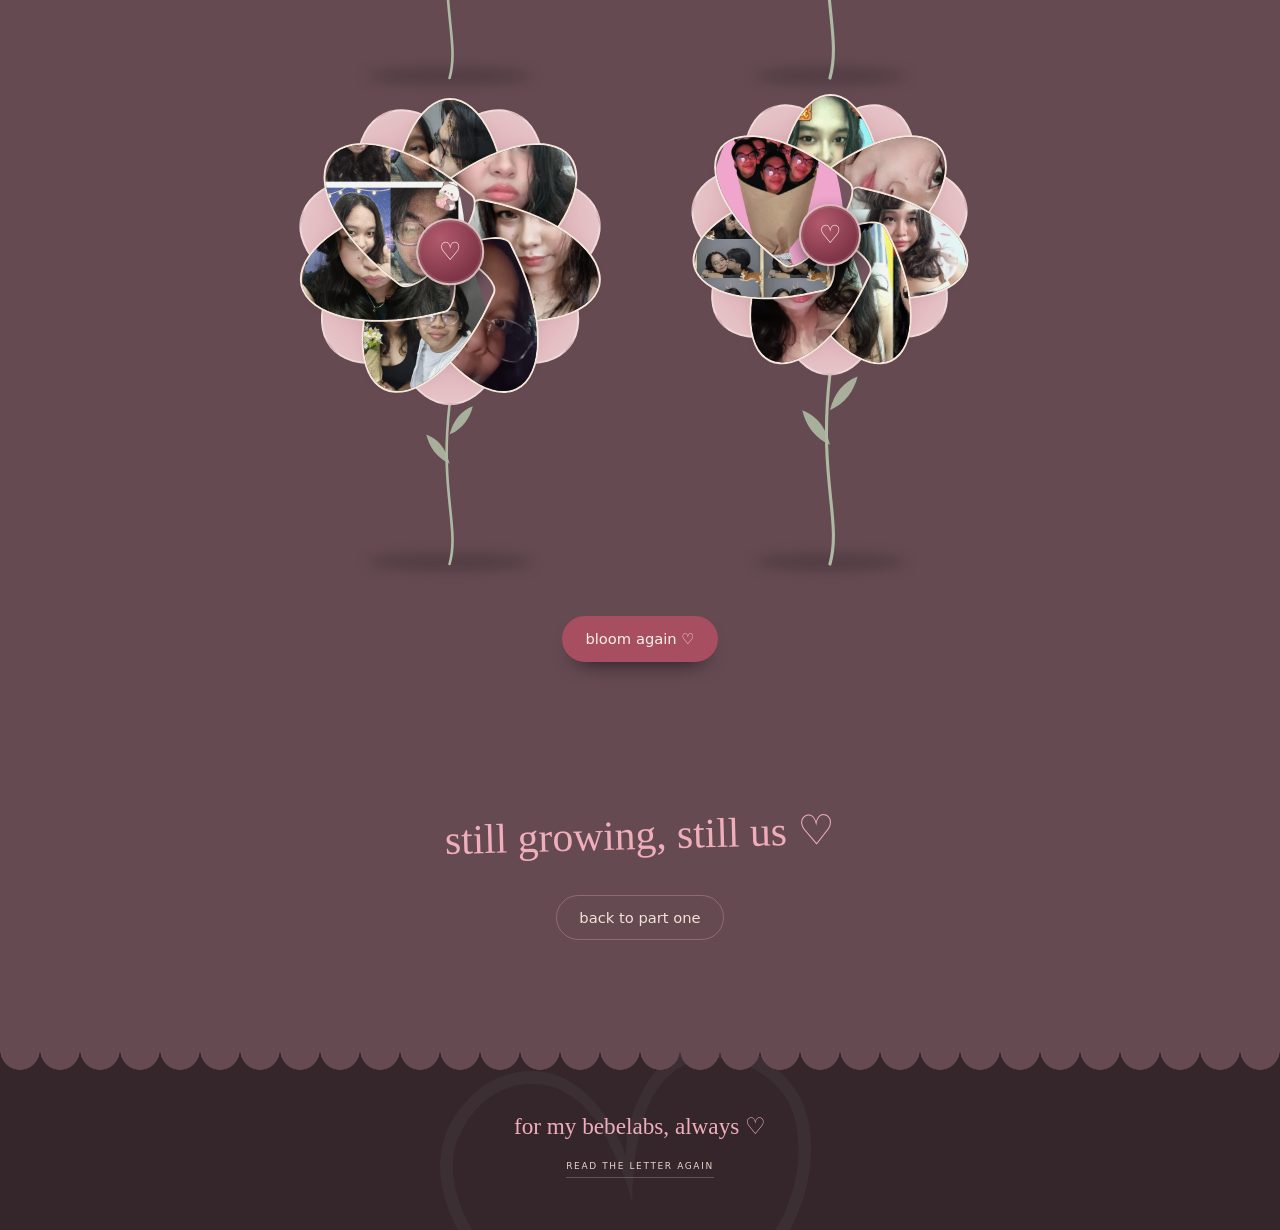
<file: part2/index.html>
<!DOCTYPE html>
<html lang="en">
<head>
  <meta charset="UTF-8">
  <meta name="viewport" content="width=device-width, initial-scale=1.0">
  <title>our little bouquet ♡</title>
  <meta name="description" content="Seven flowers, forty-nine memories, all of us.">
  <meta name="robots" content="noindex, nofollow">
  <meta name="theme-color" content="#654a52">
  <meta name="color-scheme" content="dark">
  <meta name="referrer" content="strict-origin-when-cross-origin">
  <meta http-equiv="Content-Security-Policy" content="default-src 'self'; img-src 'self' data:; style-src 'self' 'unsafe-inline' https://fonts.googleapis.com; font-src https://fonts.gstatic.com; script-src 'self' 'unsafe-inline'; connect-src 'self' https://fonts.googleapis.com https://fonts.gstatic.com; object-src 'none'; base-uri 'self'; upgrade-insecure-requests">
  <link rel="canonical" href="https://alasdairdev.github.io/for-my-bebelabs/part2/">
  <link rel="icon" href="../favicon.png" type="image/png">
  <link rel="apple-touch-icon" href="../images/icon-192.png">
  <link rel="preconnect" href="https://fonts.googleapis.com">
  <link rel="preconnect" href="https://fonts.gstatic.com" crossorigin>
  <link href="https://fonts.googleapis.com/css2?family=Caveat:wght@400;500;600;700&family=DM+Sans:ital,wght@0,300;0,400;0,500;0,600;0,700;0,800;1,400&family=Fraunces:ital,wght@0,300;0,400;0,500;0,600;1,300;1,400;1,500&display=swap" rel="stylesheet">
  <style>html{background:#654a52}</style>
  <link rel="stylesheet" href="garden.css?v=dev">
</head>
<body>

  <div class="grain" aria-hidden="true"></div>
  <div class="garden-petals" id="gardenPetals" aria-hidden="true"></div>

  <header class="nav">
    <a class="brand" href="../">← part one</a>
    <p class="part-label">part two</p>
    <a class="nav-cta" href="../#letter">the letter</a>
  </header>

  <main>
    <section class="hero">
      <div class="hero-copy">
        <p class="eyebrow">part two, 20.11.2026</p>
        <h1>our little<br><em>bouquet</em></h1>
        <p class="sub">Seven flowers. Forty-nine memories. Every petal is a piece of us.</p>
        <p class="note">tap a petal to look closer ♡</p>
        <a class="btn" href="#garden">walk into the garden <span aria-hidden="true">↓</span></a>
      </div>
      <div class="hero-visual" id="heroVisual"></div>
    </section>

    <section class="garden-section" id="garden">
      <div class="section-head">
        <p class="section-label">the garden</p>
        <h2>and a little garden</h2>
        <p class="section-note">four more blooms, all ours</p>
      </div>
      <div class="garden" id="gardenGrid"></div>
      <noscript><p class="noscript">Turn on JavaScript to see the garden bloom.</p></noscript>
      <div class="garden-actions">
        <button class="btn rebloom" id="rebloom" type="button">bloom again ♡</button>
      </div>
    </section>

    <section class="closing">
      <p class="closing-hand">still growing, still us ♡</p>
      <a class="btn btn-ghost" href="../">back to part one</a>
    </section>
  </main>

  <footer class="footer">
    <p class="footer-hand">for my bebelabs, always ♡</p>
    <a href="../#letter">read the letter again</a>
  </footer>

  <div class="lightbox" id="lightbox" role="dialog" aria-modal="true" aria-label="Photo viewer" hidden>
    <button class="lb-close" id="lbClose" type="button" aria-label="Close photo viewer">×</button>
    <button class="lb-prev" id="lbPrev" type="button" aria-label="Previous photo">←</button>
    <figure class="lb-figure"><img id="lbImg" alt=""></figure>
    <button class="lb-next" id="lbNext" type="button" aria-label="Next photo">→</button>
    <p class="lb-count" id="lbCount"></p>
  </div>

  <script>window.PHOTO_BASE = "../images/";</script>
  <script src="../js/photos.js"></script>
  <script src="garden.js?v=dev"></script>
</body>
</html>
</file>
<file: css/style.css>
/*
   two years of us, a little place for shane
   01. tokens & base
   02. texture, petals, intro
   03. nav & progress
   04. buttons
   05. hero + collage
   06. marquee
   07. shared section styles
   08. story + timeline
   09. gallery + polaroids
   10. reasons deck
   11. rituals receipt
   12. letter + secret
   13. footer
   14. lightbox
   15. motion & responsive
   */

/* 01. tokens & base */
:root {
  --cream: #654a52;
  --cream-2: #6b4f57;
  --paper: #72555e;
  --ink: #fbf1e7;
  --ink-soft: #f2e2d7;
  --muted: #e8d6cc;
  --berry: #a84e61;
  --berry-deep: #ffc3cf;
  --berry-dark: #7e3547;
  --rose: #f0aebb;
  --rose-soft: #674951;
  --butter: #ecc790;
  --butter-deep: #d2a86f;
  --sage: #aeb9a3;
  --sky: #b8cbcf;
  --footer: #34262b;

  --font-display: "Fraunces", Georgia, "Times New Roman", serif;
  --font-hand: "Caveat", "Segoe Script", cursive;
  --font-body: "DM Sans", system-ui, -apple-system, Segoe UI, sans-serif;

  --shadow-soft: 0 18px 40px -28px rgba(0, 0, 0, .8);
  --shadow-frame: 0 22px 40px -24px rgba(0, 0, 0, .8), 0 2px 6px rgba(0, 0, 0, .35);
}

*,
*::before,
*::after { box-sizing: border-box; }

html {
  scroll-behavior: smooth;
  scroll-padding-top: 90px;
  scrollbar-gutter: stable;
  -webkit-text-size-adjust: 100%;
  overflow-x: clip;
  color-scheme: dark;
  background: var(--cream);
}

body {
  margin: 0;
  background:
    radial-gradient(ellipse 70% 55% at 8% -5%, #7b5963 0%, transparent 60%),
    radial-gradient(ellipse 55% 50% at 102% 12%, #573d45 0%, transparent 62%),
    var(--cream);
  color: var(--ink);
  font-family: var(--font-body);
  font-weight: 400;
  font-size: 16px;
  line-height: 1.6;
  overflow-x: hidden;
  -webkit-font-smoothing: antialiased;
  text-rendering: optimizeLegibility;
}

body.no-scroll,
html.no-scroll { overflow: hidden; }

h1, h2, h3, p, figure, ol, ul { margin: 0; padding: 0; }
ol, ul { list-style: none; }
img { max-width: 100%; height: auto; display: block; }
a { color: inherit; }
button { font: inherit; color: inherit; }
em { font-style: italic; }
::selection { background: var(--rose); color: var(--cream); }

:focus-visible {
  outline: 2px dashed var(--rose);
  outline-offset: 4px;
}

[hidden] { display: none !important; }

.sr-only {
  position: absolute;
  width: 1px; height: 1px;
  padding: 0; margin: -1px;
  overflow: hidden;
  clip: rect(0 0 0 0);
  white-space: nowrap;
  border: 0;
}

.skip {
  position: fixed;
  top: 12px; left: 12px;
  z-index: 1200;
  padding: 10px 16px;
  background: var(--berry-dark);
  color: var(--ink);
  border-radius: 999px;
  font-size: .8rem;
  text-decoration: none;
  transform: translateY(-160%);
  transition: transform .25s ease;
}
.skip:focus { transform: translateY(0); }

main { position: relative; z-index: 2; }

/* 02. texture, petals, intro */
.grain {
  position: fixed;
  inset: 0;
  z-index: 350;
  pointer-events: none;
  opacity: .06;
  mix-blend-mode: soft-light;
  background-image: url("data:image/svg+xml,%3Csvg xmlns='http://www.w3.org/2000/svg' width='220' height='220'%3E%3Cfilter id='n'%3E%3CfeTurbulence type='fractalNoise' baseFrequency='0.82' numOctaves='3' stitchTiles='stitch'/%3E%3C/filter%3E%3Crect width='220' height='220' filter='url(%23n)' opacity='0.55'/%3E%3C/svg%3E");
}

.petals {
  position: fixed;
  inset: 0;
  z-index: 60;
  pointer-events: none;
  overflow: hidden;
}

.petal {
  position: absolute;
  top: -6vh;
  left: 50%;
  width: var(--s, 12px);
  height: var(--s, 12px);
  border-radius: 62% 38% 58% 42%;
  background: linear-gradient(135deg, #d79aa8, #a75f72);
  opacity: var(--o, .4);
  animation: petalFall var(--d, 18s) linear var(--delay, 0s) infinite;
  will-change: transform;
}

@keyframes petalFall {
  0%   { transform: translate3d(0, -8vh, 0) rotate(0deg); }
  50%  { transform: translate3d(calc(var(--drift, 40px) * .5), 52vh, 0) rotate(300deg); }
  100% { transform: translate3d(var(--drift, 40px), 112vh, 0) rotate(680deg); }
}

.progress {
  position: fixed;
  top: 0; left: 0; right: 0;
  height: 3px;
  z-index: 300;
  background: rgba(233, 167, 180, .08);
}
.progress span {
  display: block;
  height: 100%;
  width: 0;
  background: linear-gradient(90deg, var(--rose), var(--berry) 55%, var(--butter-deep));
  transition: width .08s linear;
}

/* intro gate */
.intro { display: none; }

html.js .intro {
  position: fixed;
  inset: 0;
  z-index: 1000;
  display: grid;
  place-items: center;
  padding: 28px;
  background:
    radial-gradient(ellipse 60% 50% at 50% 34%, #795963 0%, transparent 68%),
    radial-gradient(ellipse 80% 60% at 50% 110%, #563d45 0%, transparent 60%),
    var(--cream);
  transition: opacity .7s ease, visibility .7s ease;
}
html.js .intro.is-hidden {
  opacity: 0;
  visibility: hidden;
  pointer-events: none;
}
html.intro-seen .intro { display: none; }

.intro-inner {
  text-align: center;
  width: 100%;
  max-width: 560px;
  animation: introIn .9s cubic-bezier(.2, .7, .2, 1) both;
}

@keyframes introIn {
  from { opacity: 0; transform: translateY(18px); }
  to   { opacity: 1; transform: none; }
}

.intro-kicker {
  font-size: 10px;
  letter-spacing: .32em;
  text-transform: uppercase;
  color: var(--berry-deep);
  margin-bottom: 28px;
}

.intro-hint {
  font-family: var(--font-hand);
  font-size: 1.5rem;
  color: var(--muted);
  margin-top: 30px;
}
.intro-hint span {
  color: var(--rose);
  display: inline-block;
  animation: bob 2.2s ease-in-out infinite;
}
.intro-small {
  margin-top: 8px;
  font-size: 9px;
  letter-spacing: .24em;
  text-transform: uppercase;
  color: var(--muted);
  opacity: .55;
}

@keyframes bob {
  0%, 100% { transform: translateY(0) scale(1); }
  50%      { transform: translateY(-5px) scale(1.12); }
}

/* envelope (shared) */
.envelope {
  position: relative;
  display: block;
  width: 100%;
  max-width: 390px;
  aspect-ratio: 1.5 / 1;
  margin: 0 auto;
  padding: 0;
  border: 0;
  background: none;
  cursor: pointer;
  filter: drop-shadow(0 26px 30px rgba(0, 0, 0, .55));
  transition: transform .45s cubic-bezier(.2, .7, .2, 1);
}
.envelope:hover { transform: translateY(-5px) rotate(-.4deg); }

.env-body {
  position: absolute;
  inset: 0;
  border-radius: 6px;
  background: linear-gradient(155deg, #c296a1, #b48792);
  border: 1px solid rgba(80, 50, 60, .16);
}
.env-pocket {
  position: absolute;
  inset: 0;
  border-radius: 6px;
  background: linear-gradient(160deg, #c69aa5, #b78a95);
  clip-path: polygon(0 0, 50% 57%, 100% 0, 100% 100%, 0 100%);
  box-shadow: inset 0 1px 0 rgba(255, 255, 255, .08);
  z-index: 3;
}
.env-flap {
  position: absolute;
  top: 0; left: 0;
  width: 100%;
  height: 60%;
  background: linear-gradient(180deg, #cba0ab, #bb8e99);
  clip-path: polygon(0 0, 100% 0, 50% 100%);
  transform-origin: top center;
  border-radius: 6px 6px 0 0;
  z-index: 4;
  transition: transform .7s cubic-bezier(.4, 0, .2, 1);
}
.env-to,
.env-from {
  position: absolute;
  bottom: 13%;
  z-index: 5;
  font-family: var(--font-hand);
  font-size: 1.25rem;
  color: #2e1f23;
  line-height: 1;
}
.env-to { left: 7%; }
.env-from { right: 7%; }

.seal {
  position: absolute;
  left: 50%;
  top: 60%;
  width: 58px;
  height: 58px;
  transform: translate(-50%, -50%);
  z-index: 6;
  display: grid;
  place-items: center;
  border-radius: 50%;
  background: radial-gradient(circle at 34% 30%, #c87186, #8a3a4e 70%);
  color: #f8ecdf;
  font-family: var(--font-display);
  font-style: italic;
  font-size: 1.5rem;
  box-shadow: 0 7px 16px rgba(0, 0, 0, .5), inset 0 0 0 2px rgba(255, 255, 255, .12);
  transition: opacity .4s ease, transform .5s cubic-bezier(.2, .7, .2, 1);
}
.envelope:hover .seal { transform: translate(-50%, -50%) rotate(-9deg) scale(1.06); }

.envelope.is-opening .env-flap,
.intro.is-opening .env-flap { transform: rotateX(180deg); z-index: 2; }
.envelope.is-opening .seal,
.intro.is-opening .seal {
  opacity: 0;
  transform: translate(-50%, -50%) scale(.55) rotate(28deg);
}
.intro.is-opening .intro-envelope { transform: translateY(-8px) scale(.965); }

.env-stamp {
  position: absolute;
  top: 8%;
  right: 7%;
  z-index: 7;
  display: block;
  width: 44px;
  padding: 4px;
  background: #f7ece1;
  border: 1px dashed rgba(80, 50, 60, .28);
  transform: rotate(4deg);
  box-shadow: 0 3px 8px rgba(0, 0, 0, .35);
  transition: opacity .3s ease;
}
.env-stamp img { width: 100%; height: auto; mix-blend-mode: multiply; }
.envelope.is-opening .env-stamp { opacity: 0; }

/* 03. nav */
.nav {
  position: fixed;
  top: 0; left: 0; right: 0;
  z-index: 200;
  display: flex;
  align-items: center;
  justify-content: space-between;
  gap: 18px;
  padding: 15px clamp(18px, 4vw, 40px);
  transition: background .35s ease, box-shadow .35s ease, padding .35s ease;
}
.nav.is-scrolled {
  padding-block: 10px;
  background: rgba(101, 74, 82, .9);
  backdrop-filter: blur(14px) saturate(1.1);
  -webkit-backdrop-filter: blur(14px) saturate(1.1);
  box-shadow: 0 1px 0 rgba(233, 167, 180, .12), 0 12px 30px -28px rgba(0, 0, 0, .9);
}

.brand {
  display: inline-flex;
  align-items: center;
  gap: 10px;
  text-decoration: none;
  line-height: 1;
}
.brand-mark {
  display: inline-flex;
  align-items: center;
  justify-content: center;
  gap: 1px;
  width: 42px;
  height: 42px;
  border-radius: 50%;
  border: 1px solid rgba(233, 167, 180, .3);
  background: rgba(255, 255, 255, .04);
  font-family: var(--font-display);
  font-style: italic;
  font-size: 1.05rem;
  color: var(--berry-deep);
  letter-spacing: -.02em;
  transition: transform .4s ease, background .3s ease;
}
.brand-mark span { font-size: .72rem; color: var(--rose); }
.brand:hover .brand-mark { transform: rotate(-8deg); background: var(--paper); }
.brand-text {
  font-family: var(--font-hand);
  font-size: 1.15rem;
  color: var(--ink-soft);
  white-space: nowrap;
}

.nav-links {
  display: flex;
  align-items: center;
  gap: clamp(14px, 2.4vw, 30px);
}
.nav-links a {
  position: relative;
  font-size: 10.5px;
  font-weight: 500;
  letter-spacing: .16em;
  text-transform: uppercase;
  text-decoration: none;
  color: var(--ink-soft);
  padding-block: 4px;
  transition: color .25s ease;
}
.nav-links a::after {
  content: "";
  position: absolute;
  left: 0; right: 0; bottom: 0;
  height: 1px;
  background: var(--rose);
  transform: scaleX(0);
  transform-origin: right;
  transition: transform .3s ease;
}
.nav-links a:hover { color: var(--berry-deep); }
.nav-links a:hover::after { transform: scaleX(1); transform-origin: left; }

.nav-links .nav-cta {
  display: inline-flex;
  align-items: center;
  justify-content: center;
  min-height: 44px;
  padding: 10px 18px;
  border: 1px solid rgba(233, 167, 180, .3);
  border-radius: 999px;
  color: var(--berry-deep);
  transition: background .25s ease, color .25s ease, border-color .25s ease;
}
.nav-links .nav-cta::after { display: none; }
.nav-links .nav-cta:hover { background: var(--berry); border-color: var(--berry); color: var(--ink); }

/* 04. buttons */
.btn {
  display: inline-flex;
  align-items: center;
  justify-content: center;
  gap: 9px;
  padding: 13px 22px;
  border-radius: 999px;
  border: 1px solid transparent;
  font-size: .92rem;
  font-weight: 500;
  line-height: 1.2;
  text-decoration: none;
  cursor: pointer;
  transition: transform .25s ease, background .25s ease, color .25s ease, box-shadow .25s ease, border-color .25s ease;
}
.btn span { font-size: 1em; line-height: 1; }

.btn-primary {
  background: var(--berry);
  color: #f8ebdd;
  box-shadow: 0 12px 22px -14px rgba(233, 167, 180, .85);
}
.btn-primary:hover {
  background: var(--berry-dark);
  transform: translateY(-2px);
  box-shadow: 0 16px 26px -14px rgba(111, 31, 51, .8);
}
.btn-primary:active { transform: translateY(0); }

.btn-ghost {
  background: rgba(255, 255, 255, .035);
  border-color: rgba(233, 167, 180, .3);
  border-style: dashed;
  color: var(--ink-soft);
}
.btn-ghost:hover {
  background: var(--paper);
  border-color: var(--rose);
  transform: translateY(-2px);
}

/* 05. hero */
.hero {
  position: relative;
  max-width: 1200px;
  margin: 0 auto;
  padding: clamp(112px, 15vh, 176px) clamp(20px, 5vw, 40px) clamp(46px, 7vw, 84px);
  display: grid;
  grid-template-columns: 1.02fr .98fr;
  gap: clamp(26px, 4vw, 54px);
  align-items: center;
  overflow: hidden;
}
.hero::before {
  content: "2";
  position: absolute;
  top: 0;
  right: -1%;
  z-index: -1;
  font-family: var(--font-display);
  font-weight: 300;
  font-size: clamp(17rem, 35vw, 31rem);
  line-height: .74;
  color: transparent;
  -webkit-text-stroke: 1px rgba(233, 167, 180, .08);
  pointer-events: none;
  user-select: none;
}

.hero-copy { position: relative; z-index: 1; }

.eyebrow {
  display: inline-flex;
  align-items: center;
  gap: 9px;
  padding: 7px 14px;
  border-radius: 999px;
  background: rgba(255, 255, 255, .045);
  border: 1px solid rgba(80, 50, 60, .16);
  font-size: 10px;
  letter-spacing: .18em;
  text-transform: uppercase;
  color: var(--berry-deep);
  margin-bottom: 24px;
  backdrop-filter: blur(6px);
}
.eyebrow .dot {
  width: 6px;
  height: 6px;
  border-radius: 50%;
  background: var(--rose);
  box-shadow: 0 0 0 0 rgba(233, 167, 180, .45);
  animation: pulse 2.6s infinite;
}
@keyframes pulse {
  0%   { box-shadow: 0 0 0 0 rgba(233, 167, 180, .35); }
  70%  { box-shadow: 0 0 0 7px rgba(233, 167, 180, 0); }
  100% { box-shadow: 0 0 0 0 rgba(233, 167, 180, 0); }
}

.hero-title {
  font-family: var(--font-display);
  font-weight: 400;
  font-size: clamp(3.7rem, 8.2vw, 7.2rem);
  line-height: .88;
  letter-spacing: -.045em;
  color: var(--ink);
}
.hero-title em {
  position: relative;
  display: inline-block;
  font-style: italic;
  font-weight: 300;
  color: var(--berry-deep);
  padding-right: .04em;
}
.scribble {
  position: absolute;
  left: -.02em;
  bottom: -.17em;
  width: 100%;
  height: .22em;
  overflow: visible;
  color: var(--rose);
  opacity: .8;
}

.hero-sub {
  max-width: 43ch;
  margin-top: 26px;
  font-size: clamp(1rem, 1.15vw, 1.06rem);
  line-height: 1.78;
  color: var(--ink-soft);
}

.hero-actions {
  display: flex;
  flex-wrap: wrap;
  gap: 11px;
  margin-top: 30px;
}

.counter {
  margin-top: 38px;
  padding-left: 17px;
  border-left: 2px solid var(--rose);
}
.counter-label {
  font-size: 9.5px;
  letter-spacing: .22em;
  text-transform: uppercase;
  color: var(--muted);
  margin-bottom: 5px;
}
.counter-time {
  display: flex;
  align-items: baseline;
  flex-wrap: wrap;
  gap: 5px;
  font-variant-numeric: tabular-nums;
  color: var(--ink);
}
.counter-time strong {
  font-family: var(--font-display);
  font-weight: 500;
  font-size: clamp(1.9rem, 2.6vw, 2.35rem);
  line-height: 1;
  color: var(--berry-deep);
}
.counter-time b {
  font-weight: 500;
  font-size: 1.02rem;
  color: var(--ink-soft);
}
.counter-time .unit {
  font-size: 8.5px;
  letter-spacing: .14em;
  text-transform: uppercase;
  color: var(--muted);
  margin-left: 1px;
}
.counter-time .sep { color: var(--rose); opacity: .8; margin-inline: 2px; }

/* collage */
.collage {
  position: relative;
  width: 100%;
  max-width: 520px;
  aspect-ratio: 1 / 1.08;
  margin-inline: auto;
}

.frame {
  position: absolute;
  margin: 0;
  padding: 9px 9px 0;
  background: #7c5e67;
  border-radius: 3px;
  box-shadow: var(--shadow-frame);
  transform: rotate(var(--rot, 0deg));
  transition: transform .55s cubic-bezier(.2, .7, .2, 1), box-shadow .4s ease;
  z-index: 2;
}
.frame::before {
  content: "";
  position: absolute;
  top: -9px;
  left: 50%;
  width: 64px;
  height: 20px;
  transform: translateX(-50%) rotate(-3deg);
  background: rgba(216, 179, 115, .5);
  box-shadow: 0 1px 2px rgba(0, 0, 0, .08);
  z-index: 5;
  border-radius: 1px;
}
.frame img {
  width: 100%;
  height: 100%;
  object-fit: cover;
  border-radius: 1px;
  filter: brightness(1) saturate(.97) contrast(1.01);
}
.frame figcaption {
  font-family: var(--font-hand);
  font-size: 1.05rem;
  line-height: 1;
  color: var(--ink-soft);
  text-align: center;
  padding: 8px 2px 12px;
}

.frame-hug {
  width: 56%;
  left: 6%;
  top: 3%;
  --rot: -4deg;
  z-index: 2;
  animation: floatA 8s ease-in-out infinite;
}
.frame-hug img { aspect-ratio: 3 / 4; }

.frame-photobooth {
  width: 35%;
  right: 1%;
  top: 0;
  --rot: 6deg;
  z-index: 3;
  animation: floatB 9.5s ease-in-out infinite;
}
.frame-photobooth img { aspect-ratio: 2 / 3; }
.frame-photobooth::before {
  background: rgba(217, 148, 162, .5);
  transform: translateX(-50%) rotate(4deg);
}

.frame-her {
  width: 34%;
  right: 6%;
  bottom: 3%;
  --rot: -7deg;
  z-index: 4;
  animation: floatA 7s ease-in-out infinite reverse;
}
.frame-her img { aspect-ratio: 3 / 4; }
.frame-her::before {
  background: rgba(154, 169, 143, .42);
  transform: translateX(-50%) rotate(-5deg);
}

@keyframes floatA {
  0%, 100% { transform: rotate(var(--rot)) translateY(0); }
  50%      { transform: rotate(calc(var(--rot) + 1.2deg)) translateY(-9px); }
}
@keyframes floatB {
  0%, 100% { transform: rotate(var(--rot)) translateY(0); }
  50%      { transform: rotate(calc(var(--rot) - 1.2deg)) translateY(-11px); }
}

.sticker {
  user-select: none;
  pointer-events: none;
  filter: drop-shadow(0 10px 14px rgba(0, 0, 0, .45));
}
.sticker-cat {
  position: absolute;
  left: -3%;
  bottom: 2%;
  width: 27%;
  padding: 5px 5px 0;
  background: var(--paper);
  border-radius: 2px;
  box-shadow: 0 14px 24px -18px rgba(0, 0, 0, .7);
  transform: rotate(-8deg);
  z-index: 6;
}

.doodle {
  position: absolute;
  z-index: 1;
  font-family: var(--font-display);
  line-height: 1;
  pointer-events: none;
}
.doodle-heart {
  left: 0;
  top: 8%;
  font-size: 2.2rem;
  color: var(--rose);
  opacity: .55;
  transform: rotate(-14deg);
}
.doodle-star {
  right: 2%;
  bottom: 8%;
  font-size: 1.7rem;
  color: var(--butter-deep);
  opacity: .7;
}
.collage-note {
  position: absolute;
  right: 0;
  bottom: -8px;
  z-index: 7;
  font-family: var(--font-hand);
  font-size: 1.3rem;
  color: var(--muted);
  transform: rotate(-4deg);
  white-space: nowrap;
}

/* 06. marquee */
.marquee {
  position: relative;
  overflow: hidden;
  margin: clamp(30px, 5vw, 54px) -12px 0;
  padding: 11px 0;
  background: var(--berry-dark);
  border-block: 1px solid rgba(255, 255, 255, .1);
  transform: rotate(-1.1deg);
  box-shadow: 0 16px 30px -26px rgba(0, 0, 0, .9);
}
.marquee-track {
  display: flex;
  width: max-content;
  animation: marquee 34s linear infinite;
}
.marquee:hover .marquee-track { animation-play-state: paused; }
.marquee span {
  display: inline-flex;
  align-items: center;
  gap: 26px;
  padding: 0 26px;
  font-size: 10.5px;
  letter-spacing: .24em;
  text-transform: uppercase;
  color: #f4e6d7;
  white-space: nowrap;
}
.marquee span::after {
  content: "♡";
  font-size: 12px;
  color: var(--rose);
  letter-spacing: 0;
}
@keyframes marquee {
  from { transform: translateX(0); }
  to   { transform: translateX(-50%); }
}

/* 07. shared section styles */
.section {
  position: relative;
  max-width: 1140px;
  margin: 0 auto;
  padding: clamp(70px, 9vw, 122px) clamp(20px, 5vw, 40px);
  scroll-margin-top: clamp(84px, 9vh, 116px);
}

.section-head {
  display: flex;
  flex-wrap: wrap;
  align-items: flex-end;
  justify-content: space-between;
  gap: 14px 30px;
  margin-bottom: clamp(34px, 5vw, 54px);
}
.section-head.is-center {
  flex-direction: column;
  align-items: center;
  text-align: center;
  gap: 10px;
}
.section-head.is-center .section-label::after {
  content: "";
  width: 26px;
  height: 1px;
  background: currentColor;
  opacity: .5;
  margin-left: 10px;
}

.section-label {
  display: flex;
  align-items: center;
  gap: 10px;
  font-size: 10.5px;
  font-weight: 500;
  letter-spacing: .24em;
  text-transform: uppercase;
  color: var(--berry-deep);
}
.section-label::before {
  content: "";
  width: 26px;
  height: 1px;
  background: currentColor;
  opacity: .5;
}

.section-head h2 {
  margin-top: 11px;
  font-family: var(--font-display);
  font-weight: 400;
  font-size: clamp(2.15rem, 5vw, 3.9rem);
  line-height: 1.01;
  letter-spacing: -.035em;
  color: var(--ink);
}

.section-note {
  display: inline-flex;
  align-items: center;
  gap: 8px;
  font-family: var(--font-hand);
  font-size: 1.35rem;
  line-height: 1.1;
  color: var(--muted);
  transform: rotate(-2deg);
}
.section-head.is-center .section-note { transform: rotate(-1deg); }
.section-note svg { color: var(--rose); flex: none; }

.sig {
  display: inline-block;
  margin-top: 20px;
  font-family: var(--font-hand);
  font-size: 1.7rem;
  line-height: 1;
  color: var(--berry-deep);
  transform: rotate(-2deg);
}

/* 08. story + timeline */
.story-top {
  display: grid;
  grid-template-columns: 1.15fr .85fr;
  align-items: center;
  gap: clamp(32px, 6vw, 72px);
}

.story-copy .lead {
  font-size: clamp(1.12rem, 1.55vw, 1.3rem);
  line-height: 1.72;
  color: var(--ink);
}
.lead::first-letter {
  float: left;
  font-family: var(--font-display);
  font-size: 3.3em;
  line-height: .78;
  padding: .06em .12em 0 0;
  color: var(--berry-deep);
}
.story-copy p + p { margin-top: 16px; }
.story-copy p:not(.lead) {
  font-size: .98rem;
  line-height: 1.82;
  color: var(--muted);
}
.story-copy em { color: var(--ink-soft); }

.clue-word {
  font-weight: 800;
  color: var(--ink);
}

.numbers {
  position: relative;
  display: grid;
  grid-template-columns: 1fr 1fr;
  background: var(--paper);
  border: 1px solid rgba(233, 167, 180, .14);
  border-radius: 18px;
  padding: 26px 18px 22px;
  box-shadow: var(--shadow-soft);
  transform: rotate(1.2deg);
}
.numbers::before {
  content: "";
  position: absolute;
  inset: 7px;
  border: 1px dashed rgba(233, 167, 180, .12);
  border-radius: 12px;
  pointer-events: none;
}
.numbers .tape-top {
  position: absolute;
  top: -13px;
  left: 50%;
  width: 86px;
  height: 25px;
  transform: translateX(-50%) rotate(-2deg);
  background: rgba(216, 179, 115, .5);
  box-shadow: 0 1px 3px rgba(0, 0, 0, .08);
}
.num {
  display: flex;
  flex-direction: column;
  align-items: center;
  justify-content: center;
  gap: 4px;
  padding: 16px 8px;
  text-align: center;
}
.num:nth-child(2) { border-left: 1px dotted rgba(233, 167, 180, .2); }
.num:nth-child(3) { border-top: 1px dotted rgba(233, 167, 180, .2); }
.num:nth-child(4) { border-top: 1px dotted rgba(233, 167, 180, .2); border-left: 1px dotted rgba(233, 167, 180, .2); }
.num strong {
  font-family: var(--font-display);
  font-weight: 500;
  font-size: clamp(1.75rem, 3vw, 2.3rem);
  line-height: 1;
  color: var(--berry-deep);
}
.num span {
  font-size: 8.5px;
  letter-spacing: .17em;
  text-transform: uppercase;
  color: var(--muted);
}

.timeline {
  position: relative;
  max-width: 900px;
  margin: clamp(46px, 7vw, 82px) auto 0;
}
.timeline::before {
  content: "";
  position: absolute;
  left: 163px;
  top: 28px;
  bottom: 28px;
  width: 1px;
  background-image: linear-gradient(to bottom, rgba(233, 167, 180, .5) 55%, transparent 55%);
  background-size: 1px 14px;
}
.tl-item {
  display: grid;
  grid-template-columns: 128px 36px 1fr;
  column-gap: 18px;
  align-items: start;
  padding: 13px 0;
}
.tl-date {
  padding-top: 13px;
  font-size: 10px;
  letter-spacing: .14em;
  text-transform: uppercase;
  color: var(--muted);
  text-align: right;
  white-space: nowrap;
}
.tl-dot {
  position: relative;
  z-index: 1;
  display: grid;
  place-items: center;
  width: 36px;
  height: 36px;
  border-radius: 50%;
  background: var(--paper);
  border: 1px solid var(--rose);
  color: var(--berry-deep);
  font-size: 13px;
  box-shadow: 0 0 0 6px var(--cream);
}
.tl-body {
  padding: 8px 0 8px 4px;
  transition: transform .3s ease;
}
.tl-body h3 {
  font-family: var(--font-display);
  font-weight: 400;
  font-size: 1.38rem;
  letter-spacing: -.015em;
  color: var(--ink);
  margin-bottom: 5px;
}
.tl-body p {
  max-width: 58ch;
  font-size: .95rem;
  line-height: 1.72;
  color: var(--muted);
}

.tl-item.is-milestone .tl-date {
  color: var(--berry-deep);
  font-weight: 600;
}
.tl-item.is-milestone .tl-dot {
  background: var(--berry);
  border-color: var(--berry);
  color: var(--ink);
  box-shadow: 0 0 0 6px var(--cream), 0 8px 16px -10px rgba(233, 167, 180, .8);
}
.tl-item.is-milestone .tl-body {
  background: var(--paper);
  border: 1px dashed rgba(233, 167, 180, .3);
  border-radius: 15px;
  padding: 17px 21px 18px;
  box-shadow: 0 14px 30px -28px rgba(0, 0, 0, .55);
}
.tl-item.is-milestone .tl-body h3 {
  font-size: 1.5rem;
  color: var(--berry-deep);
}

/* 09. gallery */
.wall {
  columns: 3 230px;
  column-gap: 28px;
}
.polaroid {
  position: relative;
  display: inline-block;
  width: 100%;
  margin: 0 0 28px;
  padding: 9px;
  break-inside: avoid;
  background: #7c5e67;
  border: 0;
  border-radius: 2px;
  box-shadow: var(--shadow-soft);
  text-align: left;
  cursor: zoom-in;
  transform: rotate(var(--rot, 0deg));
  transition: transform .45s cubic-bezier(.2, .7, .2, 1), box-shadow .35s ease;
}
.polaroid::before {
  content: "";
  position: absolute;
  top: -10px;
  left: 50%;
  width: 74px;
  height: 22px;
  transform: translateX(-50%) rotate(-2deg);
  background: rgba(216, 179, 115, .5);
  box-shadow: 0 1px 2px rgba(0, 0, 0, .08);
  z-index: 3;
  border-radius: 1px;
}
.polaroid.tape-rose::before { background: rgba(217, 148, 162, .62); transform: translateX(-50%) rotate(3deg); }
.polaroid.tape-sage::before { background: rgba(154, 169, 143, .42); transform: translateX(-50%) rotate(-4deg); }
.polaroid.tape-sky::before  { background: rgba(166, 191, 196, .45); transform: translateX(-50%) rotate(2deg); }

.polaroid img {
  width: 100%;
  height: auto;
  border-radius: 1px;
  filter: brightness(1) saturate(.98) contrast(1.01);
  transition: filter .35s ease;
}
.polaroid:hover {
  transform: rotate(0deg) translateY(-6px);
  box-shadow: 0 30px 50px -30px rgba(0, 0, 0, .6), 0 3px 8px rgba(0, 0, 0, .07);
  z-index: 4;
}
.polaroid:hover img { filter: brightness(1.02) saturate(1.03) contrast(1.01); }

/* 10. reasons deck */
.reasons::before {
  content: "";
  position: absolute;
  inset: 10% 8%;
  z-index: -1;
  background: radial-gradient(circle at 50% 42%, rgba(217, 148, 162, .16), transparent 64%);
  pointer-events: none;
}

.deck-wrap {
  display: flex;
  flex-direction: column;
  align-items: center;
  gap: 14px;
  max-width: 520px;
  margin: 0 auto;
}

.deck {
  position: relative;
  width: 100%;
  margin-bottom: 4px;
}
.deck::before,
.deck::after {
  content: "";
  position: absolute;
  inset: 10px 2px -6px 6px;
  z-index: 0;
  background: #60464e;
  border: 1px solid rgba(233, 167, 180, .13);
  border-radius: 10px;
  transform: rotate(2.6deg);
}
.deck::after {
  inset: 12px 8px -8px 0;
  background: #6a4f57;
  transform: rotate(-1.8deg);
}

.reason-card {
  position: relative;
  z-index: 2;
  display: flex;
  flex-direction: column;
  align-items: center;
  justify-content: center;
  gap: 14px;
  min-height: 292px;
  padding: 38px 34px 30px;
  background: var(--paper);
  border: 1px solid rgba(233, 167, 180, .16);
  border-radius: 10px;
  box-shadow: 0 26px 50px -34px rgba(0, 0, 0, .65);
  text-align: center;
  cursor: pointer;
  transition: opacity .2s ease, transform .24s ease;
}
.reason-card:hover { transform: translateY(-3px) rotate(-.3deg); }
.reason-card.is-swapping { opacity: 0; transform: scale(.97) rotate(-1.4deg); }
.reason-card.is-in { animation: cardIn .42s cubic-bezier(.2, .7, .2, 1); }
@keyframes cardIn {
  from { opacity: 0; transform: scale(.96) rotate(.8deg); }
  to   { opacity: 1; transform: none; }
}

.reason-no {
  position: absolute;
  top: 20px;
  left: 24px;
  font-size: 9px;
  letter-spacing: .22em;
  text-transform: uppercase;
  color: var(--muted);
}
.reason-heart {
  position: absolute;
  top: 15px;
  right: 22px;
  font-family: var(--font-display);
  font-size: 1.45rem;
  color: var(--rose);
}
.reason-text {
  max-width: 34ch;
  font-family: var(--font-display);
  font-weight: 400;
  font-size: clamp(1.3rem, 2.5vw, 1.62rem);
  line-height: 1.4;
  letter-spacing: -.012em;
  color: var(--ink);
}
.reason-sig {
  font-family: var(--font-hand);
  font-size: 1.3rem;
  color: var(--berry-deep);
}

.deck-count {
  font-size: 10px;
  letter-spacing: .22em;
  text-transform: uppercase;
  color: var(--muted);
  font-variant-numeric: tabular-nums;
}
.deck-wrap .btn { margin-top: 2px; }

/* 11. rituals receipt */
.rituals-grid {
  display: grid;
  grid-template-columns: 1fr .9fr;
  align-items: center;
  gap: clamp(36px, 7vw, 80px);
}
.rituals-copy h2 {
  margin: 11px 0 18px;
  font-family: var(--font-display);
  font-weight: 400;
  font-size: clamp(2.05rem, 4.4vw, 3.35rem);
  line-height: 1.02;
  letter-spacing: -.035em;
}
.rituals-text {
  max-width: 46ch;
  font-size: .98rem;
  line-height: 1.82;
  color: var(--muted);
}
.rituals-text + .rituals-text { margin-top: 14px; }
.rituals-text em { color: var(--ink-soft); }

.receipt-wrap {
  position: relative;
  width: min(390px, 100%);
  margin: 10px auto 0;
}
.receipt {
  position: relative;
  z-index: 1;
  padding: 28px 25px 22px;
  background: #72555e;
  border-top: 3px solid rgba(255, 244, 234, .55);
  box-shadow: 0 26px 45px -34px rgba(0, 0, 0, .7);
  transform: rotate(1.3deg);
  font-family: "Courier New", ui-monospace, monospace;
  font-size: 12px;
  line-height: 1.5;
  color: #fbf1e7;
}
.receipt::after {
  content: "";
  position: absolute;
  left: 0; right: 0; bottom: -9px;
  height: 9px;
  background:
    linear-gradient(135deg, #72555e 5px, transparent 0) 0 0 / 10px 10px repeat-x,
    linear-gradient(45deg, transparent 5px, #72555e 0) 0 0 / 10px 10px repeat-x;
}
.receipt-title {
  text-align: center;
  font-size: 12px;
  font-weight: 700;
  letter-spacing: .16em;
}
.receipt-sub {
  text-align: center;
  font-size: 9px;
  letter-spacing: .06em;
  color: var(--muted);
  padding-bottom: 14px;
  border-bottom: 1px dashed rgba(0, 0, 0, .35);
  margin-bottom: 12px;
}
.r-row {
  display: flex;
  align-items: baseline;
  gap: 6px;
  margin-bottom: 7px;
}
.r-row span:first-child { flex: none; }
.r-row span:last-child { flex: none; white-space: nowrap; }
.r-row i {
  flex: 1 1 auto;
  border-bottom: 1px dotted rgba(0, 0, 0, .3);
  transform: translateY(-3px);
}
.r-total {
  display: flex;
  justify-content: space-between;
  margin-top: 13px;
  padding-top: 11px;
  border-top: 1px dashed rgba(0, 0, 0, .4);
  font-weight: 700;
  font-size: 11px;
  letter-spacing: .1em;
}
.receipt-thanks {
  margin-top: 13px;
  padding-inline: 8px;
  font-size: 9px;
  line-height: 1.5;
  color: var(--muted);
  text-align: center;
}
.barcode {
  width: 66%;
  height: 28px;
  margin: 14px auto 0;
  opacity: .78;
  background: repeating-linear-gradient(90deg,
    #e6d3c2 0 2px, transparent 2px 4px,
    #e6d3c2 4px 5px, transparent 5px 10px,
    #e6d3c2 10px 11px, transparent 11px 14px);
}
.receipt-sticker {
  position: absolute;
  left: -20px;
  bottom: -24px;
  z-index: 2;
  width: 96px;
  padding: 5px 5px 0;
  background: var(--paper);
  border-radius: 2px;
  box-shadow: 0 12px 22px -14px rgba(0, 0, 0, .6);
  transform: rotate(-8deg);
}

/* 12. letter + secret */
.letter-section { max-width: 940px; }

.letter-stage {
  display: flex;
  flex-direction: column;
  align-items: center;
  width: 100%;
}
.envelope-big { max-width: 460px; }
.envelope-tap {
  margin-top: 24px;
  font-family: var(--font-hand);
  font-size: 1.3rem;
  color: var(--muted);
}

.letter-paper {
  position: relative;
  width: 100%;
  max-width: 780px;
  scroll-margin-top: 88px;
  padding: clamp(30px, 6vw, 58px) clamp(24px, 6vw, 58px) clamp(30px, 5vw, 46px);
  background-color: #765861;
  background-image: radial-gradient(rgba(244, 232, 219, .1) 1px, transparent 1px);
  background-size: 22px 22px;
  border: 1px solid rgba(233, 167, 180, .16);
  border-radius: 5px;
  box-shadow: 0 40px 70px -50px rgba(0, 0, 0, .75);
  animation: letterIn .7s cubic-bezier(.2, .7, .2, 1) both;
}
@keyframes letterIn {
  from { opacity: 0; transform: translateY(28px) rotate(-.5deg) scale(.99); }
  to   { opacity: 1; transform: none; }
}
.paper-tape {
  position: absolute;
  top: -14px;
  left: 50%;
  width: 112px;
  height: 28px;
  transform: translateX(-50%) rotate(-2deg);
  background: rgba(216, 179, 115, .55);
  box-shadow: 0 1px 3px rgba(0, 0, 0, .08);
}
.letter-date {
  font-size: 9.5px;
  letter-spacing: .24em;
  text-transform: uppercase;
  color: var(--muted);
  margin-bottom: 18px;
}
.letter-head {
  font-family: var(--font-display);
  font-style: italic;
  font-weight: 400;
  font-size: clamp(1.9rem, 4vw, 2.5rem);
  line-height: 1;
  color: var(--berry-deep);
  margin-bottom: 22px;
}
.letter-paper p {
  max-width: 64ch;
  margin-bottom: 1.05em;
  font-size: clamp(.97rem, 1.2vw, 1.04rem);
  line-height: 1.9;
  color: var(--ink-soft);
}
.letter-paper p em { color: var(--berry-deep); }
.letter-sign {
  margin-top: 28px;
  font-size: .95rem !important;
  color: var(--ink) !important;
}
.letter-sign span {
  display: inline-block;
  margin-top: 3px;
  font-family: var(--font-hand);
  font-size: 2.15rem;
  line-height: 1;
  color: var(--rose);
  transform: rotate(-3deg);
}
.letter-ps {
  margin-top: 26px;
  font-family: var(--font-hand);
  font-size: 1.2rem !important;
  color: var(--muted) !important;
}
.letter-stamp {
  position: absolute;
  right: clamp(18px, 5vw, 46px);
  bottom: clamp(66px, 8vw, 92px);
  display: grid;
  place-items: center;
  width: 62px;
  height: 62px;
  border: 2px dashed rgba(233, 167, 180, .35);
  border-radius: 50%;
  color: var(--rose);
  font-size: 1.6rem;
  transform: rotate(12deg);
  opacity: .7;
}
.letter-close {
  display: inline-block;
  margin-top: 22px;
  padding: 0;
  border: 0;
  border-bottom: 1px solid rgba(240, 228, 214, .25);
  background: none;
  font-size: 10px;
  letter-spacing: .18em;
  text-transform: uppercase;
  color: var(--muted);
  cursor: pointer;
  transition: color .25s ease, border-color .25s ease;
}
.letter-close:hover { color: var(--berry-deep); border-color: var(--berry-deep); }

.secret {
  width: 100%;
  max-width: 640px;
  margin: clamp(42px, 6vw, 64px) auto 0;
}
.secret-inner {
  position: relative;
  padding: clamp(26px, 4vw, 38px);
  background:
    radial-gradient(circle at 85% 10%, rgba(216, 179, 115, .22), transparent 42%),
    rgba(217, 148, 162, .09);
  border: 1px dashed rgba(233, 167, 180, .28);
  border-radius: 20px;
  text-align: center;
  transition: background .5s ease, border-color .5s ease;
}
.secret.is-unlocked .secret-inner {
  background:
    radial-gradient(circle at 85% 10%, rgba(216, 179, 115, .32), transparent 45%),
    rgba(217, 148, 162, .14);
  border-color: rgba(233, 167, 180, .55);
}
.secret-kicker {
  font-size: 9px;
  letter-spacing: .26em;
  text-transform: uppercase;
  color: var(--berry-deep);
  margin-bottom: 9px;
}
.secret h3 {
  font-family: var(--font-display);
  font-weight: 400;
  font-size: clamp(1.45rem, 3vw, 1.85rem);
  letter-spacing: -.02em;
  color: var(--ink);
}
.secret h3 span { color: var(--rose); margin-right: 4px; }
.secret-text {
  max-width: 40ch;
  margin: 8px auto 18px;
  font-size: .92rem;
  line-height: 1.7;
  color: var(--muted);
}
.secret-text em { color: var(--ink-soft); }
.secret-form {
  display: flex;
  flex-wrap: wrap;
  justify-content: center;
  gap: 9px;
}
.secret-form input {
  width: 200px;
  padding: 12px 14px;
  border: 1px solid rgba(233, 167, 180, .3);
  border-radius: 999px;
  background: #5d444b;
  font-family: "Courier New", monospace;
  font-size: 1.12rem;
  letter-spacing: .18em;
  text-align: center;
  color: var(--ink);
  transition: border-color .25s ease, box-shadow .25s ease;
}
.secret-form input::placeholder { color: rgba(176, 154, 144, .55); letter-spacing: .2em; }
.secret-form input:focus {
  outline: none;
  border-color: var(--rose);
  box-shadow: 0 0 0 4px rgba(217, 148, 162, .22);
}
.secret-form input.is-wrong { animation: shake .4s ease; border-color: var(--rose); }
@keyframes shake {
  0%, 100% { transform: translateX(0); }
  20% { transform: translateX(-6px); }
  40% { transform: translateX(6px); }
  60% { transform: translateX(-4px); }
  80% { transform: translateX(4px); }
}
.secret-msg {
  min-height: 1.5em;
  margin-top: 15px;
  font-family: var(--font-hand);
  font-size: 1.25rem;
  line-height: 1.35;
  color: var(--berry-deep);
}
.secret-msg.is-good { animation: msgIn .55s cubic-bezier(.2, .7, .2, 1); }
@keyframes msgIn {
  from { opacity: 0; transform: translateY(8px); }
  to   { opacity: 1; transform: none; }
}

/* 13. footer */
.footer {
  position: relative;
  margin-top: clamp(40px, 6vw, 70px);
  padding: clamp(66px, 9vw, 104px) 24px 34px;
  background: var(--footer);
  color: #f8ecdf;
  text-align: center;
  overflow: hidden;
  -webkit-mask: radial-gradient(20px at 50% 0, transparent 98%, #000) 0 0 / 40px 100% repeat-x;
  mask: radial-gradient(20px at 50% 0, transparent 98%, #000) 0 0 / 40px 100% repeat-x;
}
.footer::before {
  content: "♡";
  position: absolute;
  top: -12%;
  left: 50%;
  transform: translateX(-50%) rotate(-8deg);
  font-family: var(--font-display);
  font-size: clamp(20rem, 46vw, 40rem);
  line-height: 1;
  color: rgba(255, 255, 255, .045);
  pointer-events: none;
}
.footer-eyebrow {
  position: relative;
  font-family: var(--font-hand);
  font-size: 1.25rem;
  color: rgba(248, 236, 223, .6);
}
.footer h2 {
  position: relative;
  margin: 12px auto 16px;
  max-width: 14ch;
  font-family: var(--font-display);
  font-weight: 300;
  font-size: clamp(2.6rem, 7vw, 5rem);
  line-height: 1;
  letter-spacing: -.04em;
}
.footer h2 em { color: var(--rose); }
.footer-sub {
  position: relative;
  font-size: .95rem;
  color: rgba(248, 236, 223, .68);
}
.part-two-link {
  position: relative;
  margin-top: 20px;
  font-family: var(--font-hand);
  font-size: 1.15rem;
  line-height: 1.2;
}
.part-two-link a {
  color: var(--rose);
  text-decoration: none;
  border-bottom: 1px solid rgba(240, 174, 187, .35);
  padding-bottom: 2px;
  transition: color .25s ease, border-color .25s ease;
}
.part-two-link a:hover { color: var(--ink); border-color: var(--ink); }
.heart-btn {
  position: relative;
  display: grid;
  place-items: center;
  width: 64px;
  height: 64px;
  margin: 28px auto 0;
  border: 1px solid rgba(248, 236, 223, .28);
  border-radius: 50%;
  background: transparent;
  color: var(--rose);
  font-size: 1.4rem;
  cursor: pointer;
  transition: transform .3s cubic-bezier(.2, .7, .2, 1), background .3s ease, color .3s ease;
}
.heart-btn:hover {
  transform: scale(1.08) rotate(-8deg);
  background: var(--rose);
  color: var(--footer);
}
.footer-path {
  position: relative;
  margin: 18px 0 0;
  font-family: "Courier New", ui-monospace, monospace;
  font-size: 9px;
  letter-spacing: .12em;
  color: rgba(248, 236, 223, .28);
  text-align: center;
  user-select: text;
}

.footer-bottom {
  position: relative;
  display: flex;
  flex-wrap: wrap;
  justify-content: space-between;
  gap: 10px 24px;
  max-width: 980px;
  margin: 46px auto 0;
  padding-top: 24px;
  border-top: 1px solid rgba(248, 236, 223, .12);
  font-size: 9px;
  letter-spacing: .18em;
  text-transform: uppercase;
  color: rgba(248, 236, 223, .56);
}

/* 14. lightbox */
.lightbox {
  position: fixed;
  inset: 0;
  z-index: 900;
  display: flex;
  align-items: center;
  justify-content: center;
  padding: clamp(52px, 7vw, 80px) clamp(54px, 7vw, 96px);
  background: rgba(24, 17, 20, .96);
  backdrop-filter: blur(9px);
  -webkit-backdrop-filter: blur(9px);
  animation: lbIn .3s ease both;
}
@keyframes lbIn { from { opacity: 0; } to { opacity: 1; } }

.lb-figure {
  max-width: min(92vw, 880px);
  max-height: 100%;
  padding: 10px 10px 0;
  background: #7c5e67;
  border-radius: 2px;
  box-shadow: 0 40px 80px -30px rgba(0, 0, 0, .95);
  animation: lbPhoto .45s cubic-bezier(.2, .7, .2, 1) both;
}
@keyframes lbPhoto {
  from { opacity: 0; transform: scale(.96) translateY(10px); }
  to   { opacity: 1; transform: none; }
}
.lb-figure img {
  display: block;
  max-width: 100%;
  max-height: 68vh;
  width: auto;
  height: auto;
  margin: 0 auto;
  object-fit: contain;
}
.lb-figure figcaption {
  padding: 11px 6px 14px;
  font-family: var(--font-hand);
  font-size: 1.35rem;
  line-height: 1.15;
  text-align: center;
  color: var(--ink-soft);
}

.lb-close,
.lb-prev,
.lb-next {
  position: absolute;
  display: grid;
  place-items: center;
  width: 46px;
  height: 46px;
  border: 1px solid rgba(255, 250, 243, .3);
  border-radius: 50%;
  background: rgba(255, 250, 243, .08);
  color: #fffaf3;
  font-size: 1.4rem;
  line-height: 1;
  cursor: pointer;
  transition: background .25s ease, transform .25s ease;
}
.lb-close:hover,
.lb-prev:hover,
.lb-next:hover { background: rgba(255, 250, 243, .2); transform: scale(1.06); }
.lb-close { top: 18px; right: 18px; }
.lb-prev { left: 14px; top: 50%; transform: translateY(-50%); }
.lb-next { right: 14px; top: 50%; transform: translateY(-50%); }
.lb-prev:hover { transform: translateY(-50%) scale(1.06); }
.lb-next:hover { transform: translateY(-50%) scale(1.06); }

.lb-count {
  position: absolute;
  left: 50%;
  bottom: 18px;
  transform: translateX(-50%);
  font-size: 10px;
  letter-spacing: .24em;
  color: rgba(255, 250, 243, .5);
  font-variant-numeric: tabular-nums;
}

/* heart burst */
.burst-heart {
  position: fixed;
  z-index: 1200;
  pointer-events: none;
  font-size: 15px;
  color: var(--rose);
  line-height: 1;
  animation: burst 1.05s cubic-bezier(.15, .65, .3, 1) forwards;
  will-change: transform, opacity;
}
@keyframes burst {
  0% {
    opacity: 1;
    transform: translate(-50%, -50%) scale(.4) rotate(0deg);
  }
  100% {
    opacity: 0;
    transform: translate(calc(-50% + var(--tx, 0px)), calc(-50% + var(--ty, -60px)))
               scale(var(--s, 1)) rotate(var(--r, 20deg));
  }
}

/* 15. reveal + responsive */
html.js [data-reveal] {
  opacity: 0;
  transform: translateY(22px);
  transition: opacity .75s cubic-bezier(.2, .7, .2, 1), transform .75s cubic-bezier(.2, .7, .2, 1);
}
html.js [data-reveal].is-visible {
  opacity: 1;
  transform: none;
}

@media (max-width: 980px) {
  .hero {
    grid-template-columns: 1fr;
    padding-top: clamp(104px, 14vh, 140px);
  }
  .hero::before { top: 34%; right: -6%; opacity: .7; }
  .hero-copy { max-width: 660px; margin-inline: auto; }
  .collage {
    max-width: 470px;
    margin-top: 18px;
  }
  .story-top { grid-template-columns: 1fr; }
  .numbers { max-width: 470px; margin-inline: auto; }
  .rituals-grid { grid-template-columns: 1fr; }
  .rituals-copy { max-width: 560px; }
  .receipt-wrap { margin-top: 6px; }
}

@media (min-width: 761px) and (max-width: 900px) {
  .wall { columns: 3 180px; column-gap: 22px; }
  .polaroid { margin-bottom: 22px; }
}

@media (max-width: 760px) {
  .nav { padding: 12px 18px; }
  .nav-links a:not(.nav-cta) { display: none; }
  .brand-text { display: none; }

  .marquee {
    margin-inline: 0;
    transform: none;
  }

  .hero { padding-top: 104px; }
  .hero::before { font-size: 19rem; top: 40%; right: -12%; }
  .hero-title { font-size: clamp(3.35rem, 14vw, 5.2rem); }
  .hero-sub { font-size: .97rem; }

  .section { padding-inline: 20px; }
  .section-head { gap: 10px 18px; }
  .section-head h2 { font-size: clamp(1.95rem, 8vw, 2.8rem); }
  .section-note { font-size: 1.2rem; }

  .timeline::before { left: 17px; top: 22px; bottom: 22px; }
  .tl-item {
    grid-template-columns: 36px 1fr;
    grid-template-rows: auto auto;
    column-gap: 14px;
    row-gap: 4px;
    padding: 11px 0;
  }
  .tl-date {
    grid-column: 2;
    grid-row: 1;
    padding-top: 8px;
    text-align: left;
  }
  .tl-dot {
    grid-column: 1;
    grid-row: 1 / 3;
    margin-top: 3px;
  }
  .tl-body { grid-column: 2; grid-row: 2; padding: 0 0 6px; }
  .tl-body h3 { font-size: 1.24rem; }
  .tl-item.is-milestone .tl-body { padding: 15px 17px 16px; }
  .tl-item.is-milestone .tl-body h3 { font-size: 1.32rem; }

  .wall { columns: 2 150px; column-gap: 18px; }
  .polaroid { margin-bottom: 20px; padding: 6px; }
  .polaroid::before { width: 54px; height: 17px; top: -8px; }

  .reason-card { min-height: 300px; padding: 34px 24px 26px; }
  .reason-text { font-size: 1.3rem; }
  .reason-no { left: 18px; top: 16px; }
  .reason-heart { right: 18px; top: 11px; }

  .letter-paper { padding: 32px 22px 34px; }
  .letter-stamp { width: 50px; height: 50px; font-size: 1.3rem; bottom: 70px; right: 18px; }
  .secret-form .btn { padding-inline: 18px; }

  .footer-bottom { justify-content: center; text-align: center; }

  .lightbox { padding: 64px 12px 76px; }
  .lb-figure { padding: 7px 7px 0; }
  .lb-figure img { max-height: 64vh; }
  .lb-figure figcaption { font-size: 1.2rem; }
  .lb-prev, .lb-next {
    top: auto;
    bottom: 14px;
    transform: none;
    width: 46px;
    height: 46px;
  }
  .lb-prev { left: 18px; }
  .lb-next { right: 18px; }
  .lb-prev:hover, .lb-next:hover { transform: scale(1.06); }
  .lb-count { bottom: 27px; }
  .lb-close { top: 12px; right: 12px; }
}

@media (max-width: 520px) {
  .brand-mark { width: 38px; height: 38px; }
  .counter { margin-top: 32px; }
  .counter-time .unit { font-size: 8px; }
  .hero-actions .btn { flex: 1 1 auto; }

  .numbers { padding: 22px 12px 18px; }
  .num { padding: 13px 6px; }
  .receipt { padding: 24px 18px 20px; font-size: 11px; }
  .r-row span:last-child { font-size: 10px; }
  .receipt-sticker { width: 78px; left: -8px; bottom: -20px; }

  .collage { aspect-ratio: 1 / 1.04; }
  .frame { padding: 6px 6px 0; }
  .frame figcaption { font-size: .92rem; padding: 6px 2px 9px; }
  .collage-note { font-size: 1.1rem; bottom: -4px; }
  .sticker-cat { width: 24%; bottom: 4%; }
  .doodle-heart { font-size: 1.8rem; }
  .doodle-star { font-size: 1.4rem; }

  .secret-form input { width: 180px; }
  .letter-stamp { display: none; }
}

@media (max-width: 400px) {
  .wall { columns: 2 130px; column-gap: 12px; }
  .reason-card { min-height: 320px; }
  .section-note { font-size: 1.1rem; }
}

@media (prefers-reduced-motion: reduce) {
  html { scroll-behavior: auto; }
  *, *::before, *::after {
    animation-duration: .001ms !important;
    animation-iteration-count: 1 !important;
    transition-duration: .001ms !important;
  }
  html.js [data-reveal] { opacity: 1; transform: none; }
  .petals { display: none; }
  .frame { animation: none !important; }
}
</file>
<file: part2/garden.css>
/*
   our little garden, part two
   photos, petals, stems, and a slow bloom
   */

:root {
  --bg: #654a52;
  --bg-2: #573d45;
  --paper: #f4e8db;
  --surface: #72555e;
  --ink: #fbf1e7;
  --soft: #f2e2d7;
  --muted: #e8d6cc;
  --berry: #a84e61;
  --berry-dark: #7e3547;
  --rose: #f0aebb;
  --butter: #ecc790;
  --sage: #aeb9a3;
  --footer: #34262b;
  --font-display: "Fraunces", Georgia, "Times New Roman", serif;
  --font-hand: "Caveat", "Segoe Script", cursive;
  --font-body: "DM Sans", system-ui, -apple-system, Segoe UI, sans-serif;
}

*,
*::before,
*::after { box-sizing: border-box; }

html {
  scroll-behavior: smooth;
  scroll-padding-top: 90px;
  color-scheme: dark;
  background: var(--bg);
  -webkit-text-size-adjust: 100%;
  overflow-x: hidden;
}

body {
  margin: 0;
  color: var(--ink);
  font-family: var(--font-body);
  font-size: 16px;
  line-height: 1.6;
  overflow-x: hidden;
  background:
    radial-gradient(ellipse 65% 50% at 10% -5%, #7b5963 0%, transparent 60%),
    radial-gradient(ellipse 55% 50% at 100% 12%, #573d45 0%, transparent 62%),
    var(--bg);
  -webkit-font-smoothing: antialiased;
}

body.no-scroll { overflow: hidden; }

h1, h2, p, figure { margin: 0; }
img { display: block; max-width: 100%; height: auto; }
a { color: inherit; }
button { font: inherit; color: inherit; }
::selection { background: var(--rose); color: var(--bg); }

:focus-visible {
  outline: 2px dashed var(--rose);
  outline-offset: 4px;
}

[hidden] { display: none !important; }

main { position: relative; z-index: 2; }

.grain {
  position: fixed;
  inset: 0;
  z-index: 80;
  pointer-events: none;
  opacity: .06;
  mix-blend-mode: soft-light;
  background-image: url("data:image/svg+xml,%3Csvg xmlns='http://www.w3.org/2000/svg' width='220' height='220'%3E%3Cfilter id='n'%3E%3CfeTurbulence type='fractalNoise' baseFrequency='0.82' numOctaves='3' stitchTiles='stitch'/%3E%3C/filter%3E%3Crect width='220' height='220' filter='url(%23n)' opacity='0.55'/%3E%3C/svg%3E");
}

/* floating petals */
.garden-petals {
  position: fixed;
  inset: 0;
  z-index: 4;
  pointer-events: none;
  overflow: hidden;
}
.float-petal {
  position: absolute;
  top: -7vh;
  width: var(--s, 11px);
  height: var(--s, 11px);
  border-radius: 62% 38% 58% 42%;
  background: linear-gradient(135deg, #f0b6c1, #c77f8f);
  opacity: var(--o, .35);
  animation: petalFall var(--d, 18s) linear var(--delay, 0s) infinite;
}
@keyframes petalFall {
  0% { transform: translate3d(0, -8vh, 0) rotate(0); }
  50% { transform: translate3d(calc(var(--drift, 30px) * .5), 52vh, 0) rotate(280deg); }
  100% { transform: translate3d(var(--drift, 30px), 112vh, 0) rotate(640deg); }
}

/* nav */
.nav {
  position: fixed;
  top: 0; left: 0; right: 0;
  z-index: 100;
  display: flex;
  align-items: center;
  justify-content: space-between;
  gap: 16px;
  padding: 14px clamp(18px, 4vw, 40px);
  transition: background .3s ease, padding .3s ease, box-shadow .3s ease;
}
.nav.is-scrolled {
  padding-block: 10px;
  background: rgba(101, 74, 82, .88);
  backdrop-filter: blur(14px) saturate(1.1);
  -webkit-backdrop-filter: blur(14px) saturate(1.1);
  box-shadow: 0 1px 0 rgba(240, 174, 187, .14), 0 12px 30px -28px rgba(0, 0, 0, .9);
}
.brand {
  font-family: var(--font-hand);
  font-size: 1.2rem;
  color: var(--soft);
  text-decoration: none;
  transition: color .25s ease;
}
.brand:hover { color: var(--rose); }
.part-label {
  position: absolute;
  left: 50%;
  transform: translateX(-50%);
  font-size: 9.5px;
  letter-spacing: .26em;
  text-transform: uppercase;
  color: var(--muted);
  opacity: .7;
  pointer-events: none;
}
.nav-cta {
  display: inline-flex;
  align-items: center;
  justify-content: center;
  min-height: 44px;
  padding: 10px 18px;
  border: 1px solid rgba(240, 174, 187, .32);
  border-radius: 999px;
  color: var(--rose);
  font-size: 10px;
  letter-spacing: .16em;
  text-transform: uppercase;
  text-decoration: none;
  transition: background .25s ease, color .25s ease, border-color .25s ease;
}
.nav-cta:hover { background: var(--berry); border-color: var(--berry); color: var(--ink); }

/* hero */
.hero {
  position: relative;
  max-width: 1200px;
  margin: 0 auto;
  padding: clamp(96px, 12vh, 150px) clamp(20px, 5vw, 40px) clamp(40px, 6vw, 70px);
  display: grid;
  grid-template-columns: 1.02fr .98fr;
  gap: clamp(22px, 4vw, 50px);
  align-items: center;
}
.hero::before {
  content: "";
  position: absolute;
  top: 10%;
  right: -4%;
  width: 46vw;
  height: 46vw;
  max-width: 620px;
  max-height: 620px;
  border-radius: 50%;
  border: 1px solid rgba(240, 174, 187, .1);
  pointer-events: none;
}
.hero-copy { position: relative; z-index: 2; }
.eyebrow {
  display: inline-flex;
  align-items: center;
  gap: 8px;
  padding: 7px 14px;
  border: 1px solid rgba(240, 174, 187, .18);
  border-radius: 999px;
  background: rgba(255, 255, 255, .045);
  color: var(--rose);
  font-size: 9.5px;
  letter-spacing: .2em;
  text-transform: uppercase;
}
.hero h1 {
  margin-top: 22px;
  font-family: var(--font-display);
  font-weight: 300;
  font-size: clamp(3.5rem, 7.4vw, 6.5rem);
  line-height: .9;
  letter-spacing: -.045em;
  color: var(--ink);
}
.hero h1 em {
  font-style: italic;
  font-weight: 300;
  color: var(--rose);
}
.sub {
  max-width: 42ch;
  text-wrap: balance;
  margin-top: 24px;
  color: var(--soft);
  font-size: clamp(1rem, 1.15vw, 1.06rem);
  line-height: 1.78;
}
.note {
  margin-top: 14px;
  font-family: var(--font-hand);
  font-size: 1.3rem;
  color: var(--rose);
  transform: rotate(-1.5deg);
}
.btn {
  display: inline-flex;
  align-items: center;
  justify-content: center;
  gap: 9px;
  margin-top: 26px;
  padding: 13px 22px;
  border: 1px solid transparent;
  border-radius: 999px;
  background: var(--berry);
  color: var(--ink);
  font-size: .92rem;
  font-weight: 500;
  line-height: 1.2;
  text-decoration: none;
  cursor: pointer;
  box-shadow: 0 12px 22px -14px rgba(0, 0, 0, .85);
  transition: background .25s ease, transform .25s ease, border-color .25s ease;
}
.btn:hover { background: var(--berry-dark); transform: translateY(-2px); }
.btn-ghost {
  background: transparent;
  border-color: rgba(240, 174, 187, .32);
  color: var(--soft);
  box-shadow: none;
}
.btn-ghost:hover { background: rgba(255, 255, 255, .05); }

.hero-visual {
  position: relative;
  display: grid;
  place-items: center;
  min-height: 560px;
  z-index: 1;
}
.hero-visual::before {
  content: "";
  position: absolute;
  width: 78%;
  aspect-ratio: 1;
  border-radius: 50%;
  background: radial-gradient(circle, rgba(240, 174, 187, .16), transparent 66%);
  filter: blur(14px);
  pointer-events: none;
}

/* the flower */
.flower {
  --size: clamp(210px, 23vw, 300px);
  --stem: 160px;
  position: relative;
  width: var(--size);
  display: flex;
  flex-direction: column;
  align-items: center;
  flex: 0 0 auto;
}
.flower::after {
  content: "";
  position: absolute;
  left: 23%;
  right: 23%;
  bottom: -5px;
  height: 14px;
  border-radius: 50%;
  background: rgba(0, 0, 0, .22);
  filter: blur(7px);
  z-index: 0;
}

/* the bouquet */
.bouquet {
  position: relative;
  --wrap-w: 298px;
  --wrap-h: 418px;
  width: min(560px, 100%);
  height: 730px;
  margin: 0 auto;
  transform: scale(var(--fit, 1));
  transform-origin: 50% 0;
  z-index: 1;
}
.bouquet::after {
  content: "";
  position: absolute;
  left: 14%;
  right: 14%;
  bottom: -12px;
  height: 24px;
  border-radius: 50%;
  background: rgba(0, 0, 0, .24);
  filter: blur(11px);
  z-index: 0;
}
.bouquet-flower { position: absolute; transform-origin: 50% 100%; }
.bouquet-flower::after { display: none; }
.bouquet-flower .stem { display: none; }

.bouquet-left {
  left: 2%;
  bottom: 431px;
  --size: clamp(155px, 16vw, 184px);
  transform: rotate(-11deg);
  z-index: 3;
}
.bouquet-center {
  left: 50%;
  bottom: 450px;
  --size: clamp(205px, 21vw, 252px);
  transform: translateX(-52%) rotate(3deg);
  z-index: 4;
}
.bouquet-right {
  right: 4%;
  bottom: 416px;
  --size: clamp(142px, 15vw, 170px);
  transform: rotate(13deg);
  z-index: 2;
}
.bouquet-wrap-back {
  position: absolute;
  left: 50%;
  bottom: 0;
  width: min(calc(var(--wrap-w) + 10px), 58%);
  height: calc(var(--wrap-h) + 8px);
  transform: translateX(calc(-50% + 4px)) rotate(1.4deg);
  transform-origin: 50% 100%;
  background: linear-gradient(158deg, #e3cabf, #cfaea2 58%, #bb9087);
  clip-path: polygon(0 5%, 30% 1.5%, 64% 3%, 100% 0, 61% 100%, 39% 100%);
  opacity: 0;
  transition: opacity .8s ease .9s;
  z-index: 0;
}
.bouquet.is-bloomed .bouquet-wrap-back { opacity: 1; }

.bouquet-wrap {
  position: absolute;
  left: 50%;
  bottom: 0;
  width: min(var(--wrap-w), var(--wrap-max, 56%));
  height: var(--wrap-h);
  transform: translateX(-50%) rotate(-2deg) scale(.94);
  transform-origin: 50% 100%;
  opacity: 0;
  transition: opacity .8s ease .9s, transform .9s cubic-bezier(.2, .8, .2, 1) .9s;
  z-index: 1;
}
.bouquet-wrap::before {
  content: "";
  position: absolute;
  inset: 0;
  border-radius: 0 0 7px 7px;
  background:
    linear-gradient(180deg, rgba(74, 36, 36, .3) 0 3px, rgba(84, 44, 44, .1) 8px, rgba(84, 44, 44, 0) 13%),
    linear-gradient(90deg, rgba(96, 56, 56, .22), rgba(96, 56, 56, 0) 16%,
      rgba(96, 56, 56, 0) 84%, rgba(96, 56, 56, .24)),
    conic-gradient(from -14deg at 50% 100%,
      rgba(255, 255, 255, .16) 0deg 2deg, rgba(120, 78, 68, 0) 2deg 7deg,
      rgba(120, 78, 68, .09) 7deg 9deg, rgba(120, 78, 68, 0) 9deg 15deg,
      rgba(255, 255, 255, .14) 15deg 17deg, rgba(120, 78, 68, 0) 17deg 23deg,
      rgba(120, 78, 68, .08) 23deg 25deg, rgba(120, 78, 68, 0) 25deg 31deg),
    linear-gradient(155deg, #f2e2d6, #e2c6ba 55%, #c79f94);
  clip-path: polygon(0 4%, 30% 1%, 64% 2.5%, 100% 0, 61% 100%, 39% 100%);
  box-shadow: inset 0 8px 0 rgba(255, 255, 255, .16), inset 0 0 0 1px rgba(255, 255, 255, .3);
  filter: drop-shadow(0 24px 26px rgba(0, 0, 0, .28));
}
.bouquet-wrap::after {
  content: "";
  position: absolute;
  inset: 0;
  border-radius: 0 0 7px 7px;
  background:
    linear-gradient(90deg, transparent 0 47.5%, rgba(110, 70, 70, .16) 47.5% 50.5%, transparent 50.5%),
    linear-gradient(155deg, rgba(255, 255, 255, .1), transparent 40%),
    linear-gradient(180deg, transparent 72%, rgba(110, 70, 70, .14));
  clip-path: polygon(0 4%, 30% 1%, 64% 2.5%, 100% 0, 61% 100%, 39% 100%);
  pointer-events: none;
}
.bouquet.is-bloomed .bouquet-wrap {
  opacity: 1;
  transform: translateX(-50%) rotate(-2deg) scale(1);
}
.bouquet-stems {
  position: absolute;
  inset: 0;
  width: 100%;
  height: 100%;
  z-index: 0;
  pointer-events: none;
  overflow: visible;
}
.bouquet-stems path {
  fill: none;
  stroke-linecap: round;
  opacity: 0;
  transition: opacity .7s ease .7s;
}
.bouquet-stems .stem-under { stroke: #7f927a; stroke-width: 9; }
.bouquet-stems .stem-over { stroke: #b3c1a9; stroke-width: 4.4; }
.bouquet-stems .stem-leaf {
  fill: #a8b69e;
  stroke: #7f927a;
  stroke-width: 1;
  opacity: 0;
  transition: opacity .7s ease .95s;
}
.bouquet.is-bloomed .bouquet-stems path { opacity: .96; }
.bouquet.is-bloomed .bouquet-stems .stem-leaf { opacity: .96; }

.bouquet-stems .sprig-stem {
  stroke: #7d9077;
  stroke-width: 2.6;
}
.bouquet-stems .collar-leaf {
  fill: #9bae91;
  stroke: #7a8d74;
  stroke-width: 1;
  opacity: 0;
  transition: opacity .7s ease .85s;
}
.bouquet-stems .collar-b { fill: #869c7e; }
.bouquet.is-bloomed .bouquet-stems .collar-leaf { opacity: .97; }




.bouquet-stems .sepal {
  fill: #93a68b;
  stroke: #74876e;
  stroke-width: .8;
}
.bouquet-stems .sepal { opacity: 0; transition: opacity .7s ease .9s; }
.bouquet.is-bloomed .bouquet-stems .sepal { opacity: .95; }
.bouquet.is-bloomed .bouquet-stems .sprig-stem { opacity: .95; }

.ribbon-band {
  position: absolute;
  left: 50%;
  bottom: 11%;
  width: 43%;
  height: 12px;
  transform: translateX(-50%) rotate(-2deg);
  background: linear-gradient(90deg, #7e3547, #a84e61 35%, #c16b7e 50%, #a84e61 65%, #7e3547);
  box-shadow: 0 3px 6px rgba(0, 0, 0, .25);
  z-index: 6;
}
.ribbon {
  position: absolute;
  left: 50%;
  bottom: 4.5%;
  width: 112px;
  height: 75px;
  transform: translateX(-50%) scale(.55);
  opacity: 0;
  z-index: 7;
  transition: opacity .7s ease 1.1s, transform .8s cubic-bezier(.2, .8, .2, 1) 1.1s;
}
.bouquet.is-bloomed .ribbon {
  opacity: 1;
  transform: translateX(-50%) scale(.8);
}
.ribbon svg {
  width: 100%;
  height: 100%;
  display: block;
  filter: drop-shadow(0 8px 12px rgba(0, 0, 0, .3));
}
.bloom {
  position: relative;
  z-index: 2;
  width: 100%;
  aspect-ratio: 1;
  transform-origin: 50% 88%;
}
.is-bloomed .bloom {
  animation: sway 7s ease-in-out infinite alternate;
  animation-delay: var(--sway, 0s);
}
@keyframes sway {
  from { transform: rotate(-1.15deg); }
  to { transform: rotate(1.15deg); }
}

.petal {
  position: absolute;
  left: 50%;
  top: 50%;
  width: 38%;
  height: 50%;
  margin-left: -19%;
  margin-top: -50%;
  padding: 0;
  border: 2px solid var(--paper);
  border-radius: 55% 55% 45% 45% / 86% 86% 14% 14%;
  background: var(--surface);
  overflow: hidden;
  cursor: zoom-in;
  opacity: 0;
  transform-origin: 50% 100%;
  transform: rotate(calc(var(--a) - 22deg)) scale(.16);
  transition:
    transform .95s cubic-bezier(.18, .8, .25, 1),
    opacity .7s ease,
    box-shadow .3s ease,
    filter .3s ease;
  transition-delay: calc(var(--i) * 70ms + 120ms);
  box-shadow: 0 10px 20px -12px rgba(0, 0, 0, .5);
  -webkit-tap-highlight-color: transparent;
  z-index: 2;
}
.petal img {
  width: 100%;
  height: 100%;
  object-fit: cover;
  border-radius: inherit;
  transform: rotate(calc(var(--a) * -1)) scale(1.35);
  filter: saturate(.94) brightness(.96);
  transition: filter .35s ease;
}
.back-petal {
  position: absolute;
  left: 50%;
  top: 50%;
  width: 43%;
  height: 50%;
  margin-left: -21.5%;
  margin-top: -50%;
  transform-origin: 50% 100%;
  transform: rotate(calc(var(--a) - 14deg)) scale(.28);
  opacity: 0;
  border: 2px solid rgba(255, 246, 238, .55);
  border-radius: 58% 58% 46% 46% / 86% 86% 14% 14%;
  background: linear-gradient(180deg, #ecc9cd 0%, #dda7b1 55%, #b97484 100%);
  box-shadow: 0 10px 20px -12px rgba(0, 0, 0, .4);
  z-index: 1;
  transition: transform .95s cubic-bezier(.18, .8, .25, 1), opacity .7s ease;
  transition-delay: calc(var(--i) * 60ms + 80ms);
}
.is-bloomed .back-petal {
  opacity: .96;
  transform: rotate(var(--a)) scale(1);
}

.is-bloomed .petal {
  opacity: 1;
  transform: rotate(var(--a)) scale(1);
}
.is-bloomed .petal:hover,
.is-bloomed .petal:focus-visible {
  transform: rotate(var(--a)) scale(1.07);
  z-index: 9;
  box-shadow: 0 18px 30px -14px rgba(0, 0, 0, .7);
  filter: brightness(1.04);
}
.is-bloomed .petal:hover img { filter: saturate(1.02) brightness(1.02); }

.flower-center {
  position: absolute;
  left: 50%;
  top: 50%;
  width: 22%;
  aspect-ratio: 1;
  transform: translate(-50%, -50%);
  z-index: 5;
  display: grid;
  place-items: center;
  border-radius: 50%;
  border: 2px solid rgba(251, 241, 231, .7);
  background: radial-gradient(circle at 35% 30%, #b25a6c, #7e3547 70%);
  color: var(--ink);
  font-family: var(--font-display);
  font-size: clamp(1rem, 2vw, 1.55rem);
  box-shadow: 0 7px 16px rgba(0, 0, 0, .45), inset 0 0 0 2px rgba(255, 255, 255, .1);
}

/* stem */
.stem {
  position: relative;
  z-index: 1;
  width: 44%;
  height: var(--stem);
  margin-top: -1px;
  overflow: visible;
}
.stem svg { width: 100%; height: 100%; display: block; overflow: visible; }
.stem-line {
  fill: none;
  stroke: var(--sage);
  stroke-width: 3.6;
  stroke-linecap: round;
  stroke-dasharray: 260;
  stroke-dashoffset: 260;
  transition: stroke-dashoffset 1.3s ease .15s;
}
.is-bloomed .stem-line { stroke-dashoffset: 0; }
.leaf {
  fill: var(--sage);
  opacity: 0;
  transform: scale(0);
  transform-box: fill-box;
  transform-origin: center;
  transition: transform .65s cubic-bezier(.2, .8, .2, 1) .82s, opacity .5s ease .82s;
}
.is-bloomed .leaf { opacity: .92; transform: scale(1); }

/* garden */
.garden-section {
  position: relative;
  max-width: 1140px;
  margin: 0 auto;
  padding: clamp(60px, 8vw, 100px) clamp(20px, 5vw, 40px) 30px;
  scroll-margin-top: 90px;
}
.section-head { text-align: center; margin-bottom: clamp(36px, 5vw, 60px); }
.section-label {
  display: inline-flex;
  align-items: center;
  gap: 10px;
  color: var(--rose);
  font-size: 10px;
  font-weight: 500;
  letter-spacing: .24em;
  text-transform: uppercase;
}
.section-label::before,
.section-label::after {
  content: "";
  width: 24px;
  height: 1px;
  background: currentColor;
  opacity: .5;
}
.section-head h2 {
  margin-top: 12px;
  font-family: var(--font-display);
  font-weight: 300;
  font-size: clamp(2.1rem, 4.8vw, 3.7rem);
  line-height: 1.02;
  letter-spacing: -.035em;
}
.section-note {
  margin-top: 8px;
  font-family: var(--font-hand);
  font-size: 1.3rem;
  color: var(--muted);
  transform: rotate(-1deg);
}
.garden {
  display: grid;
  grid-template-columns: repeat(2, minmax(0, 1fr));
  justify-items: center;
  align-items: end;
  gap: 16px 0;
  max-width: 760px;
  margin: 0 auto;
  padding-bottom: 34px;
}
.garden .flower {
  --size: clamp(220px, 24vw, 310px);
  --stem: 160px;
}
.garden .flower:nth-child(2n) {
  --size: clamp(210px, 22vw, 290px);
  --stem: 190px;
}
.garden-actions { text-align: center; margin-top: 18px; }
.rebloom { margin-top: 0; }
.noscript {
  text-align: center;
  color: var(--soft);
  font-family: var(--font-hand);
  font-size: 1.25rem;
  padding: 30px;
}

/* closing */
.closing {
  max-width: 760px;
  margin: 0 auto;
  padding: clamp(60px, 9vw, 110px) 24px;
  text-align: center;
}
.closing-hand {
  font-family: var(--font-hand);
  font-size: clamp(1.8rem, 4vw, 2.6rem);
  color: var(--rose);
  transform: rotate(-1.5deg);
}
.closing .btn { margin-top: 26px; }

/* footer */
.footer {
  position: relative;
  padding: 58px 24px 52px;
  background: var(--footer);
  text-align: center;
  color: var(--soft);
  overflow: hidden;
  -webkit-mask: radial-gradient(20px at 50% 0, transparent 98%, #000) 0 0 / 40px 100% repeat-x;
  mask: radial-gradient(20px at 50% 0, transparent 98%, #000) 0 0 / 40px 100% repeat-x;
}
.footer::before {
  content: "♡";
  position: absolute;
  top: -28%;
  left: 50%;
  transform: translateX(-50%) rotate(-8deg);
  font-family: var(--font-display);
  font-size: min(46vw, 520px);
  line-height: 1;
  color: rgba(255, 255, 255, .04);
  pointer-events: none;
}
.footer-hand {
  position: relative;
  font-family: var(--font-hand);
  font-size: 1.45rem;
  color: var(--rose);
}
.footer a {
  position: relative;
  display: inline-block;
  margin-top: 14px;
  color: var(--muted);
  font-size: 9px;
  letter-spacing: .18em;
  text-transform: uppercase;
  text-decoration: none;
  border-bottom: 1px solid rgba(232, 214, 204, .25);
  padding-bottom: 3px;
  transition: color .25s ease, border-color .25s ease;
}
.footer a:hover { color: var(--ink); border-color: var(--ink); }

/* lightbox */
.lightbox {
  position: fixed;
  inset: 0;
  z-index: 900;
  display: flex;
  align-items: center;
  justify-content: center;
  padding: clamp(52px, 7vw, 80px) clamp(54px, 7vw, 96px);
  background: rgba(8, 5, 6, .95);
  backdrop-filter: blur(9px);
  -webkit-backdrop-filter: blur(9px);
  animation: lbIn .3s ease both;
}
@keyframes lbIn { from { opacity: 0; } to { opacity: 1; } }
.lb-figure {
  max-width: min(92vw, 880px);
  max-height: 100%;
  padding: 10px;
  border-radius: 2px;
  background: #7c5e67;
  box-shadow: 0 40px 80px -30px rgba(0, 0, 0, .95);
  animation: lbPhoto .45s cubic-bezier(.2, .7, .2, 1) both;
}
@keyframes lbPhoto {
  from { opacity: 0; transform: scale(.96) translateY(10px); }
  to { opacity: 1; transform: none; }
}
.lb-figure img {
  max-width: 100%;
  max-height: 74vh;
  width: auto;
  height: auto;
  object-fit: contain;
}
.lb-close, .lb-prev, .lb-next {
  position: absolute;
  width: 46px;
  height: 46px;
  display: grid;
  place-items: center;
  border: 1px solid rgba(255, 250, 243, .3);
  border-radius: 50%;
  background: rgba(255, 250, 243, .08);
  color: #fffaf3;
  font-size: 1.35rem;
  line-height: 1;
  cursor: pointer;
  transition: background .25s ease, transform .25s ease;
}
.lb-close:hover, .lb-prev:hover, .lb-next:hover { background: rgba(255, 250, 243, .2); transform: scale(1.06); }
.lb-close { top: 18px; right: 18px; }
.lb-prev { left: 14px; top: 50%; transform: translateY(-50%); }
.lb-next { right: 14px; top: 50%; transform: translateY(-50%); }
.lb-prev:hover { transform: translateY(-50%) scale(1.06); }
.lb-next:hover { transform: translateY(-50%) scale(1.06); }
.lb-count {
  position: absolute;
  left: 50%;
  bottom: 18px;
  transform: translateX(-50%);
  color: rgba(255, 250, 243, .5);
  font-size: 10px;
  letter-spacing: .24em;
  font-variant-numeric: tabular-nums;
}

/* responsiveness */
@media (max-width: 980px) {
  .hero {
    grid-template-columns: 1fr;
    padding-top: clamp(94px, 11vh, 118px);
  }
  .hero-copy { max-width: 620px; margin-inline: auto; text-align: center; }
  .hero-copy .sub { margin-inline: auto; }
  .hero-visual { min-height: 0; margin-top: clamp(6px, 2vw, 24px); }
  .hero::before { top: 46%; right: -12%; width: 70vw; height: 70vw; }
  .bouquet {
    width: min(520px, 100%);
    height: 680px;
    --wrap-w: 300px;
    --wrap-h: 392px;
  }
  .bouquet-left { bottom: 405px; --size: 178px; }
  .bouquet-center { bottom: 422px; --size: 240px; }
  .bouquet-right { bottom: 390px; --size: 162px; }
}

@media (max-height: 560px) and (min-width: 700px) {
  .hero {
    grid-template-columns: 1fr 1fr;
    padding-top: 58px;
    padding-bottom: 14px;
    gap: 26px;
  }
  .hero-copy { text-align: left; max-width: none; margin-inline: 0; }
  .hero h1 { font-size: clamp(1.9rem, 4.2vw, 2.6rem); margin-top: 10px; }
  .sub { font-size: .88rem; margin-top: 8px; }
  .note { display: none; }
  .btn { padding: 9px 16px; }
  .hero-visual { margin-top: 0; }
  .bouquet {
    width: min(340px, 100%);
    height: 330px;
    --wrap-w: 176px;
    --wrap-h: 192px;
  }
  .bouquet-left { bottom: 204px; --size: 88px; }
  .bouquet-center { bottom: 220px; --size: 112px; }
  .bouquet-right { bottom: 190px; --size: 82px; }
  .ribbon { width: 64px; height: 43px; }
  .ribbon-band { height: 9px; }
}

@media (max-width: 760px) {
  .nav { padding: 12px 18px; }
  .part-label { display: none; }
  .brand { font-size: 1.1rem; }
  .nav-cta { min-height: 44px; }

  .hero { padding-top: 96px; }
  .hero h1 { font-size: clamp(3.1rem, 13vw, 4.8rem); }
  .sub { font-size: .97rem; }
  .hero-visual { min-height: 0; margin-top: 10px; }
  .bouquet {
    width: min(430px, 100%);
    height: 560px;
    --wrap-w: 250px;
    --wrap-h: 292px;
    --wrap-max: 64%;
  }
  .bouquet-left { left: 0; bottom: 305px; --size: 148px; transform: rotate(-11deg); }
  .bouquet-center { bottom: 322px; --size: 190px; transform: translateX(-52%) rotate(3deg); }
  .bouquet-right { right: 1.5%; bottom: 290px; --size: 138px; transform: rotate(12deg); }
  .ribbon { width: 100px; height: 67px; }

  .garden { grid-template-columns: 1fr; gap: 0; max-width: 340px; }
  .garden .flower,
  .garden .flower:nth-child(2n) {
    --size: clamp(220px, 62vw, 280px);
    --stem: 140px;
  }

  .closing { padding-inline: 20px; }
  .lightbox { padding: 58px 12px 72px; }
  .lb-figure { padding: 7px; }
  .lb-figure img { max-height: 64vh; }
  .lb-prev, .lb-next { top: auto; bottom: 14px; transform: none; }
  .lb-prev:hover, .lb-next:hover { transform: scale(1.06); }
  .lb-prev { left: 18px; }
  .lb-next { right: 18px; }
  .lb-count { bottom: 27px; }
  .lb-close { top: 12px; right: 12px; }
}

@media (max-width: 420px) {
  .hero h1 { font-size: clamp(2.9rem, 14vw, 4.1rem); }
  .flower-center { font-size: 1rem; }
  .bouquet {
    width: 100%;
    height: 505px;
    --wrap-w: 216px;
    --wrap-h: 262px;
    --wrap-max: 68%;
  }
  .bouquet-left { left: 2%; bottom: 275px; --size: 130px; transform: rotate(-10deg); }
  .bouquet-center { bottom: 292px; --size: 166px; transform: translateX(-52%) rotate(3deg); }
  .bouquet-right { right: 3%; bottom: 260px; --size: 122px; transform: rotate(11deg); }
  .garden .flower,
  .garden .flower:nth-child(2n) {
    --size: clamp(205px, 64vw, 260px);
    --stem: 130px;
  }
}

@media (prefers-reduced-motion: reduce) {
  html { scroll-behavior: auto; }
  *, *::before, *::after {
    animation-duration: .001ms !important;
    animation-iteration-count: 1 !important;
    transition-duration: .001ms !important;
  }
  .garden-petals { display: none; }
  .petal, .back-petal { opacity: 1; transform: rotate(var(--a)) scale(1); }
  .stem-line { stroke-dashoffset: 0; }
  .leaf { opacity: .92; transform: none; }
}
</file>
